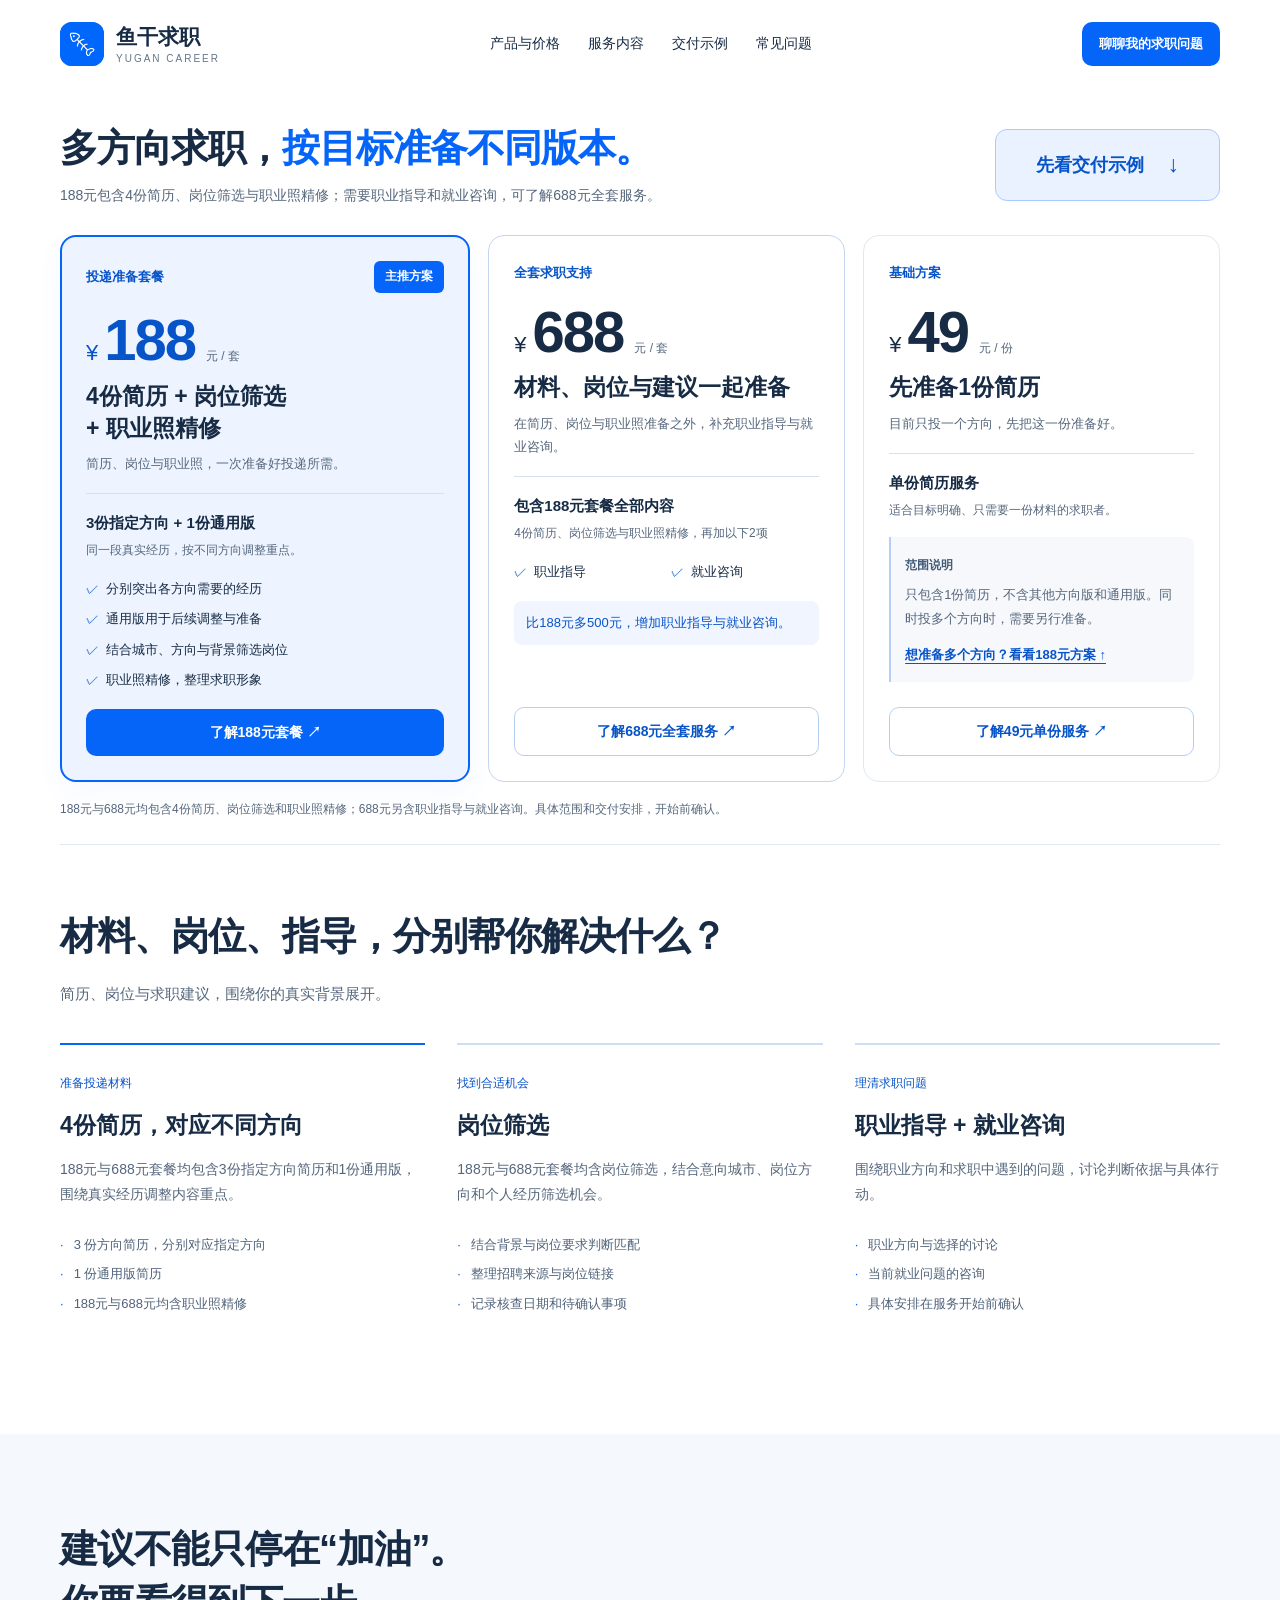
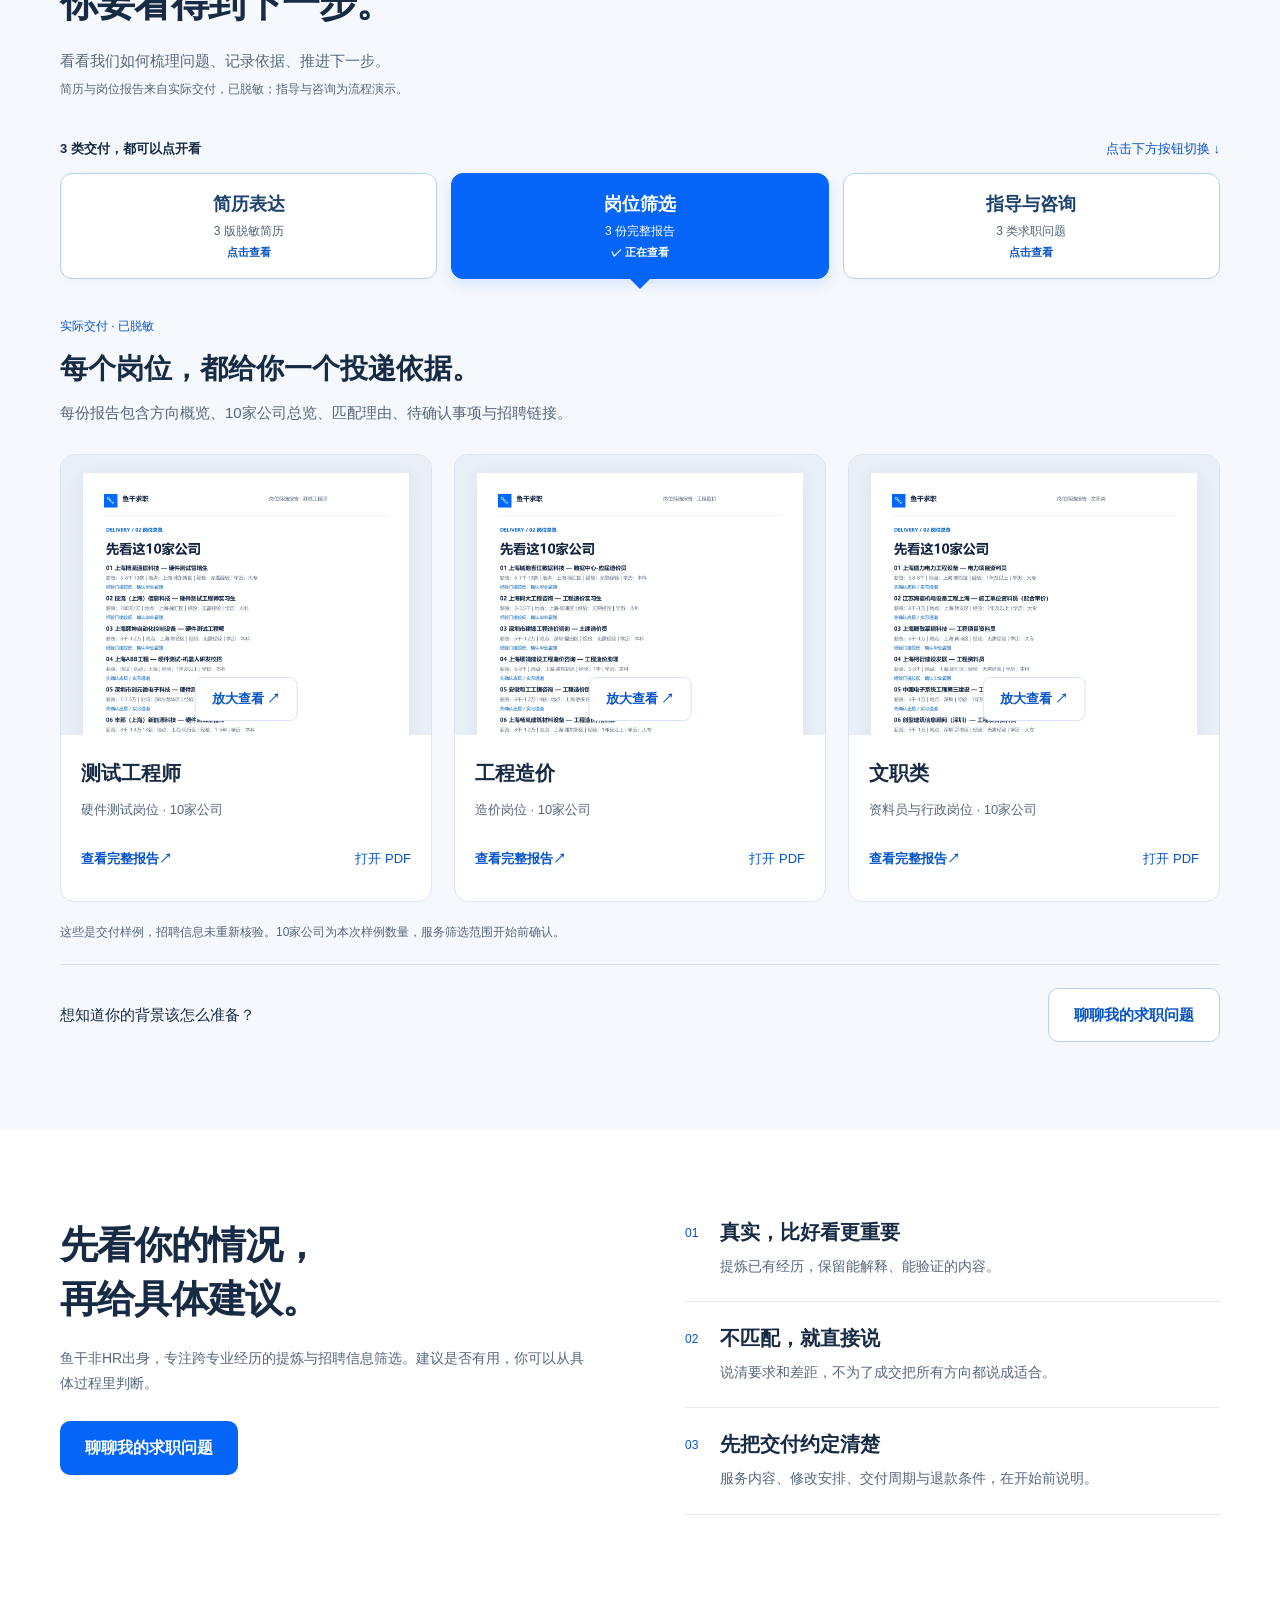
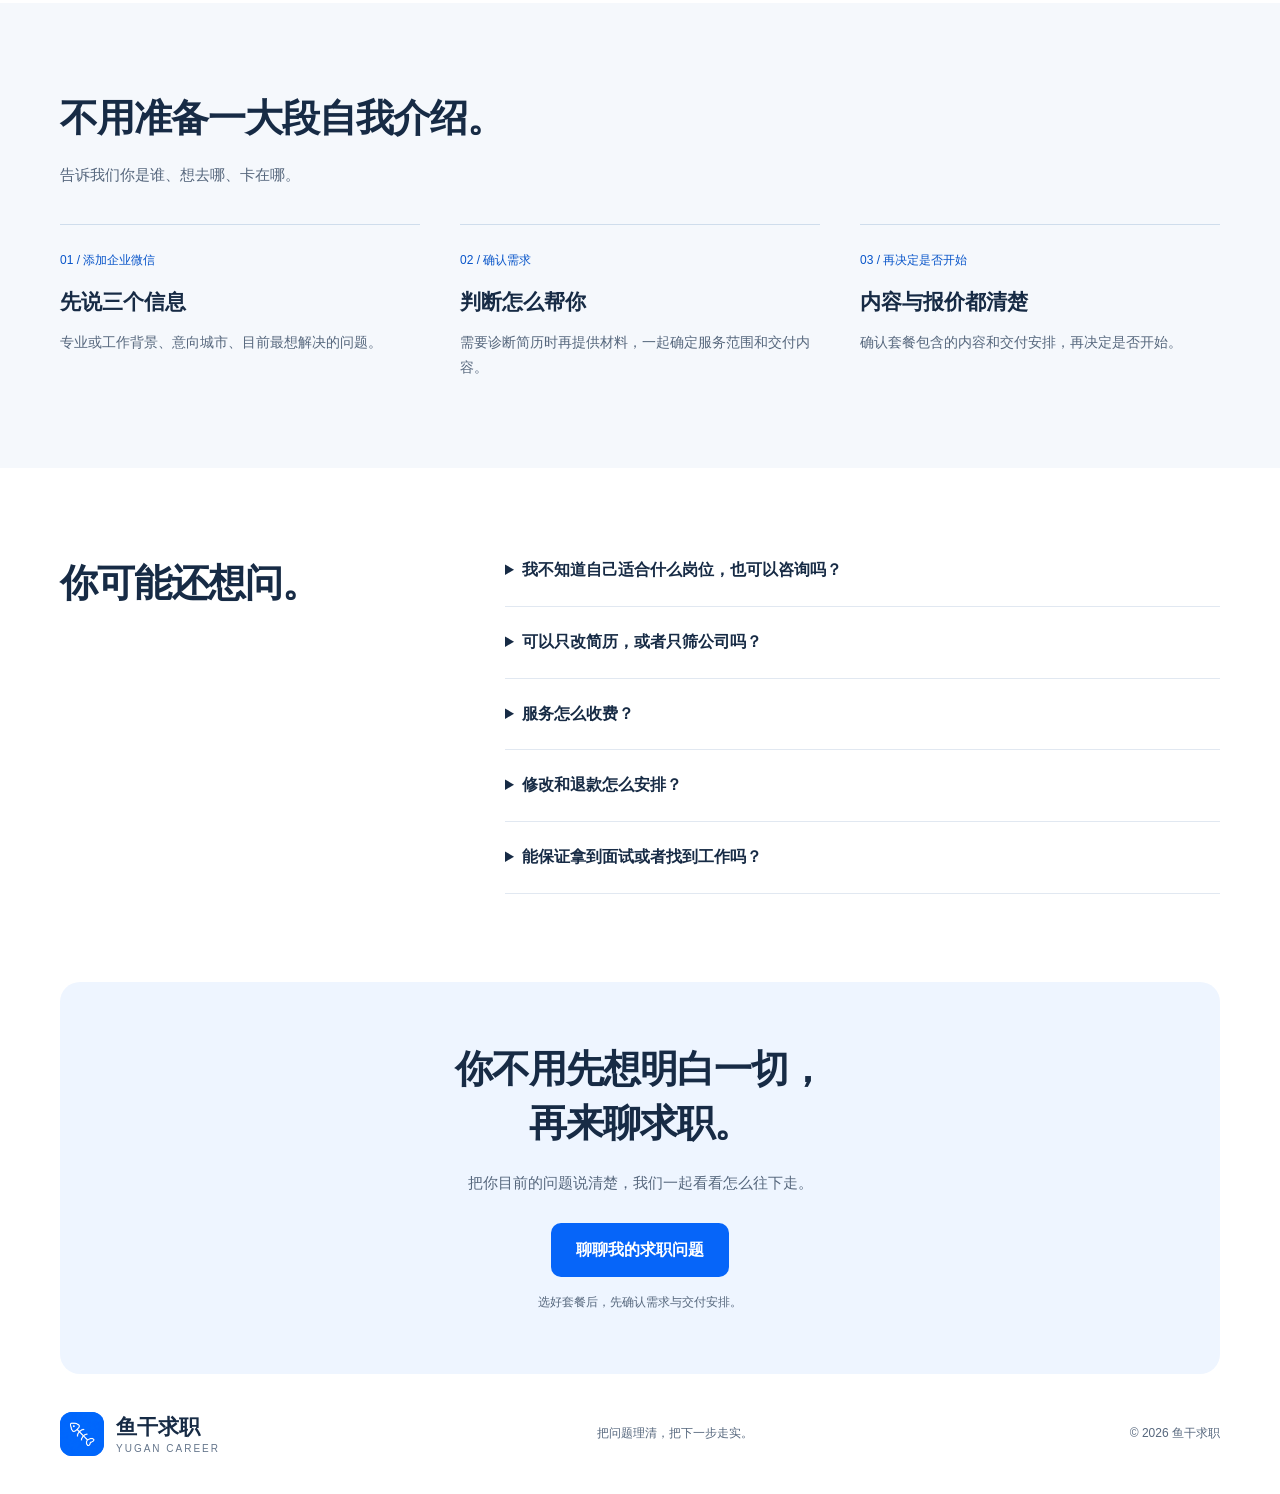
<file: index.html>
<!doctype html>
<html lang="zh-CN">
<head>
<meta charset="UTF-8"><meta name="viewport" content="width=device-width,initial-scale=1">
<title>鱼干求职｜188元简历、岗位筛选与职业照精修</title>
<meta name="description" content="188元套餐包含4份简历（3份指定方向加1份通用版）、岗位筛选与职业照精修。688元全套另含职业指导与就业咨询；单份简历49元。">
<meta name="theme-color" content="#0665f9">
<link rel="icon" type="image/png" href="yugan-logo-v9.png">
<link rel="stylesheet" href="style.css?v=pricing188-10">
</head>
<body>
<header class="header"><a class="brand" href="#"><img class="brand-mark" src="yugan-logo-v9.png" alt="鱼干鱼骨标识" width="48" height="48"><span>鱼干求职<small>YUGAN CAREER</small></span></a><nav aria-label="主导航"><a href="#products">产品与价格</a><a href="#services">服务内容</a><a href="#delivery">交付示例</a><a href="#questions">常见问题</a></nav><button class="button small" data-contact>聊聊我的求职问题</button></header>
<main>
<section class="product-hero" id="products" aria-labelledby="product-title">
<div class="product-heading"><div><h1 id="product-title">多方向求职，<span>按目标准备不同版本。</span></h1><p>188元包含4份简历、岗位筛选与职业照精修；需要职业指导和就业咨询，可了解688元全套服务。</p></div><a href="#delivery" class="delivery-cta"><span>先看交付示例</span><span aria-hidden="true">↓</span></a></div>
<div class="pricing-grid">
<article class="price-card resume-plan recommended-plan" id="plan-resume" aria-labelledby="resume-plan-title"><div class="plan-head"><span class="plan-tag">投递准备套餐</span><span class="recommend-label">主推方案</span></div><div class="plan-price"><span>¥</span><strong>188</strong><span>元 / 套</span></div><h2 id="resume-plan-title">4份简历 + 岗位筛选<br>+ 职业照精修</h2><p class="plan-summary">简历、岗位与职业照，一次准备好投递所需。</p><div class="resume-bundle"><strong>3份指定方向 + 1份通用版</strong><span>同一段真实经历，按不同方向调整重点。</span></div><ul class="plan-includes resume-benefits"><li>分别突出各方向需要的经历</li><li>通用版用于后续调整与准备</li><li>结合城市、方向与背景筛选岗位</li><li>职业照精修，整理求职形象</li></ul><button class="button" data-contact data-plan="4份简历＋岗位筛选＋职业照精修 · 188元">了解188元套餐 ↗</button></article>
<article class="price-card complete-plan" id="plan-full" aria-labelledby="full-plan-title"><div class="plan-head"><span class="plan-tag">全套求职支持</span></div><div class="plan-price"><span>¥</span><strong>688</strong><span>元 / 套</span></div><h2 id="full-plan-title">材料、岗位与建议一起准备</h2><p class="plan-summary">在简历、岗位与职业照准备之外，补充职业指导与就业咨询。</p><div class="resume-bundle"><strong>包含188元套餐全部内容</strong><span>4份简历、岗位筛选与职业照精修，再加以下2项</span></div><ul class="plan-includes"><li>职业指导</li><li>就业咨询</li></ul><p class="upgrade-value">比188元多500元，增加职业指导与就业咨询。</p><button class="button secondary" data-contact data-plan="求职全套服务 · 688元">了解688元全套服务 ↗</button></article>
<article class="price-card single-plan" id="plan-single" aria-labelledby="single-plan-title"><div class="plan-head"><span class="plan-tag">基础方案</span></div><div class="plan-price"><span>¥</span><strong>49</strong><span>元 / 份</span></div><h2 id="single-plan-title">先准备1份简历</h2><p class="plan-summary">目前只投一个方向，先把这一份准备好。</p><div class="resume-bundle"><strong>单份简历服务</strong><span>适合目标明确、只需要一份材料的求职者。</span></div><div class="plan-limit"><strong>范围说明</strong><p>只包含1份简历，不含其他方向版和通用版。同时投多个方向时，需要另行准备。</p><a href="#plan-resume">想准备多个方向？看看188元方案 ↑</a></div><button class="button secondary" data-contact data-plan="单份简历服务 · 49元">了解49元单份服务 ↗</button></article>
</div><p class="pricing-note">188元与688元均包含4份简历、岗位筛选和职业照精修；688元另含职业指导与就业咨询。具体范围和交付安排，开始前确认。</p>
</section>
<section class="section services" id="services"><div class="section-head"><h2>材料、岗位、指导，分别帮你解决什么？</h2><p>简历、岗位与求职建议，围绕你的真实背景展开。</p></div><div class="service-grid"><article class="service-card"><span class="service-label">准备投递材料</span><h3>4份简历，对应不同方向</h3><p>188元与688元套餐均包含3份指定方向简历和1份通用版，围绕真实经历调整内容重点。</p><ul><li>3 份方向简历，分别对应指定方向</li><li>1 份通用版简历</li><li>188元与688元均含职业照精修</li></ul></article><article class="service-card"><span class="service-label">找到合适机会</span><h3>岗位筛选</h3><p>188元与688元套餐均含岗位筛选，结合意向城市、岗位方向和个人经历筛选机会。</p><ul><li>结合背景与岗位要求判断匹配</li><li>整理招聘来源与岗位链接</li><li>记录核查日期和待确认事项</li></ul></article><article class="service-card"><span class="service-label">理清求职问题</span><h3>职业指导 + 就业咨询</h3><p>围绕职业方向和求职中遇到的问题，讨论判断依据与具体行动。</p><ul><li>职业方向与选择的讨论</li><li>当前就业问题的咨询</li><li>具体安排在服务开始前确认</li></ul></article></div></section>
<section class="delivery-section" id="delivery"><div class="section delivery-inner"><div class="section-head"><div><h2>建议不能只停在“加油”。<br>你要看得到下一步。</h2></div><p>看看我们如何梳理问题、记录依据、推进下一步。<br><small>简历与岗位报告来自实际交付，已脱敏；指导与咨询为流程演示。</small></p></div><div class="delivery-navigation"><p class="delivery-switch-hint"><strong>3 类交付，都可以点开看</strong><span>点击下方按钮切换 ↓</span></p><div class="delivery-tabs" role="tablist" aria-label="交付示例分类"><button id="tab-resume" role="tab" aria-selected="false" tabindex="-1" aria-controls="panel-resume" data-tab="resume"><span class="delivery-tab-title">简历表达</span><span class="delivery-tab-description">3 版脱敏简历</span></button><button id="tab-jobs" role="tab" aria-selected="true" tabindex="0" aria-controls="panel-jobs" data-tab="jobs"><span class="delivery-tab-title">岗位筛选</span><span class="delivery-tab-description">3 份完整报告</span></button><button id="tab-follow" role="tab" aria-selected="false" tabindex="-1" aria-controls="panel-follow" data-tab="follow"><span class="delivery-tab-title">指导与咨询</span><span class="delivery-tab-description">3 类求职问题</span></button></div></div><div id="panel-resume" class="delivery-panel sample-panel" role="tabpanel" aria-labelledby="tab-resume" hidden><div class="sample-intro"><span class="mini-label">实际交付 · 已脱敏</span><h3>同一段经历，围绕不同方向展开。</h3><p>以下展示三份方向版简历。通用版也是4份简历服务的一部分，本次样例未展示。</p></div><div class="sample-grid"><article class="sample-card"><button class="sample-preview" data-sample="resume-1" aria-label="放大查看工程造价 · 简历"><img src="resume-1-1.webp" alt="工程造价 · 简历脱敏页面预览" loading="lazy" width="1191" height="1684"><span>放大查看 ↗</span></button><div class="sample-card-copy"><h4>工程造价</h4><p>突出算量、资料与招投标经历</p><div class="sample-actions"><button data-sample="resume-1">查看简历 <span aria-hidden="true">↗</span></button><a href="resume-1.pdf" target="_blank" rel="noopener">打开 PDF</a></div></div></article><article class="sample-card"><button class="sample-preview" data-sample="resume-2" aria-label="放大查看测试工程师 · 简历"><img src="resume-2-1.webp" alt="测试工程师 · 简历脱敏页面预览" loading="lazy" width="1191" height="1684"><span>放大查看 ↗</span></button><div class="sample-card-copy"><h4>测试工程师</h4><p>突出硬件测试与系统调试经历</p><div class="sample-actions"><button data-sample="resume-2">查看简历 <span aria-hidden="true">↗</span></button><a href="resume-2.pdf" target="_blank" rel="noopener">打开 PDF</a></div></div></article><article class="sample-card"><button class="sample-preview" data-sample="resume-3" aria-label="放大查看电气工程师 · 简历"><img src="resume-3-1.webp" alt="电气工程师 · 简历脱敏页面预览" loading="lazy" width="1191" height="1684"><span>放大查看 ↗</span></button><div class="sample-card-copy"><h4>电气工程师</h4><p>突出电气控制与自动化项目</p><div class="sample-actions"><button data-sample="resume-3">查看简历 <span aria-hidden="true">↗</span></button><a href="resume-3.pdf" target="_blank" rel="noopener">打开 PDF</a></div></div></article></div><p class="sample-note">姓名、联系方式、照片及学校、单位名称已隐藏，保留经历正文供你查看。</p><div class="sample-consult"><span>想知道你的背景该怎么准备？</span><button class="button secondary" data-contact>聊聊我的求职问题</button></div></div><div id="panel-jobs" class="delivery-panel sample-panel" role="tabpanel" aria-labelledby="tab-jobs"><div class="sample-intro"><span class="mini-label">实际交付 · 已脱敏</span><h3>每个岗位，都给你一个投递依据。</h3><p>每份报告包含方向概览、10家公司总览、匹配理由、待确认事项与招聘链接。</p></div><div class="sample-grid"><article class="sample-card"><button class="sample-preview" data-sample="jobs-1" aria-label="放大查看测试工程师 · 岗位筛选报告"><img src="jobs-1-2.webp" alt="测试工程师 · 岗位筛选报告脱敏页面预览" loading="lazy" width="1191" height="1684"><span>放大查看 ↗</span></button><div class="sample-card-copy"><h4>测试工程师</h4><p>硬件测试岗位 · 10家公司</p><div class="sample-actions"><button data-sample="jobs-1">查看完整报告 <span aria-hidden="true">↗</span></button><a href="jobs-1.pdf" target="_blank" rel="noopener">打开 PDF</a></div></div></article><article class="sample-card"><button class="sample-preview" data-sample="jobs-2" aria-label="放大查看工程造价 · 岗位筛选报告"><img src="jobs-2-2.webp" alt="工程造价 · 岗位筛选报告脱敏页面预览" loading="lazy" width="1191" height="1684"><span>放大查看 ↗</span></button><div class="sample-card-copy"><h4>工程造价</h4><p>造价岗位 · 10家公司</p><div class="sample-actions"><button data-sample="jobs-2">查看完整报告 <span aria-hidden="true">↗</span></button><a href="jobs-2.pdf" target="_blank" rel="noopener">打开 PDF</a></div></div></article><article class="sample-card"><button class="sample-preview" data-sample="jobs-3" aria-label="放大查看文职类 · 岗位筛选报告"><img src="jobs-3-2.webp" alt="文职类 · 岗位筛选报告脱敏页面预览" loading="lazy" width="1191" height="1684"><span>放大查看 ↗</span></button><div class="sample-card-copy"><h4>文职类</h4><p>资料员与行政岗位 · 10家公司</p><div class="sample-actions"><button data-sample="jobs-3">查看完整报告 <span aria-hidden="true">↗</span></button><a href="jobs-3.pdf" target="_blank" rel="noopener">打开 PDF</a></div></div></article></div><p class="sample-note">这些是交付样例，招聘信息未重新核验。10家公司为本次样例数量，服务筛选范围开始前确认。</p><div class="sample-consult"><span>想知道你的背景该怎么准备？</span><button class="button secondary" data-contact>聊聊我的求职问题</button></div></div><div id="panel-follow" class="delivery-panel consultation-panel" role="tabpanel" aria-labelledby="tab-follow" hidden>
<div class="sample-intro"><span class="mini-label">职业指导 + 就业咨询 · 内容与流程演示</span><h3>你卡在哪，我们就从哪一步理清。</h3><p>方向没定、投递没反馈、机会不会选。把问题拆开，结合你的经历和实际限制，讨论下一步怎么做。</p></div>
<div class="consult-topics">
<article><span class="consult-number">01 / 方向判断</span><h4>“我的经历，到底能找什么工作？”</h4><p>专业不对口、想转行，或几个方向都想尝试。</p><details open><summary>具体会讨论什么</summary><ul><li>从课程、项目和实习中找可迁移的能力。</li><li>对照目标岗位，区分已有优势与需要补的要求。</li><li>结合城市、薪资预期和时间安排，排出尝试顺序。</li></ul><div class="consult-result"><strong>让你更清楚</strong><span>先试哪个方向，理由是什么，哪些条件还需要验证。</span></div></details></article>
<article><span class="consult-number">02 / 投递判断</span><h4>“投了不少，为什么一直没反馈？”</h4><p>先看投递记录，再判断问题出在哪一步。</p><details><summary>具体会讨论什么</summary><ul><li>投的岗位是否符合毕业届别、经验和专业要求。</li><li>使用的简历版本，是否能支撑岗位的关键要求。</li><li>反馈停在投递、沟通还是面试环节，分别怎么调整。</li></ul><div class="consult-result"><strong>让你更清楚</strong><span>下一轮优先调整方向、材料，还是投递方式。</span></div></details></article>
<article><span class="consult-number">03 / 机会选择</span><h4>“回老家还是去大城市？这份工作值不值得去？”</h4><p>把具体机会摊开，看你在意的条件。</p><details><summary>具体会讨论什么</summary><ul><li>比较工作内容、薪资、生活成本与通勤。</li><li>看岗位能积累哪些经验，是否接近你的后续方向。</li><li>列出招聘信息里没说清、需要向企业确认的问题。</li></ul><div class="consult-result"><strong>让你更清楚</strong><span>选择依据、主要取舍，以及做决定前还缺哪些信息。</span></div></details></article>
</div>
<div class="consult-example"><div class="consult-example-heading"><span class="mini-label">一次讨论如何展开</span><h4>“测试、造价、文职，三个方向都能投吗？”</h4><p>场景演示，展示分析思路；并非真实客户咨询记录。</p></div><div class="consult-example-body"><dl><div><dt>先看经历</dt><dd>有哪些测试、工程资料、算量或办公经历？分别做到什么程度？</dd></div><div><dt>再对照岗位</dt><dd>测试岗看技术与实操，造价岗看算量与清单，资料岗看归档与台账。经历能对上的部分各不相同。</dd></div><div><dt>补齐限制条件</dt><dd>能去哪个城市？何时到岗？最低薪资预期是多少？能否接受驻场？</dd></div><div><dt>确定下一步</dt><dd>选出优先尝试的方向，用对应简历投符合门槛的岗位；记录反馈后，再讨论是否调整。</dd></div></dl><div class="consult-takeaway"><strong>把“我很迷茫”变成一个具体任务。</strong><span>先确认目标岗位的应届通道，再准备对应材料和投递问题。</span></div></div></div>
<div class="consult-preparation"><div><span class="mini-label">不用先把一切想明白</span><h4>咨询前，带来这三类信息就够了。</h4><p>不需要完整材料才能开始聊，先说明你当前最困扰的问题。</p></div><ol><li><strong>你的背景</strong><span>专业、毕业时间、工作或实习经历。</span></li><li><strong>你的条件</strong><span>意向城市、岗位、薪资预期与到岗时间。</span></li><li><strong>你遇到的问题</strong><span>投递记录、招聘页面或正在比较的机会，有的话一起提供。</span></li></ol></div>
<p class="sample-note">以上展示可讨论的问题与分析方式。具体指导与咨询范围、次数、响应时间和交付形式，服务开始前确认；建议结合实际情况，不承诺保面试或保录用。</p><div class="sample-consult"><span>把你当前最想解决的一个问题告诉我们。</span><button class="button secondary" data-contact>聊聊我的求职问题</button></div>
</div></div></section>
<section class="section approach"><div class="approach-statement"><h2>先看你的情况，<br>再给具体建议。</h2><p>鱼干非HR出身，专注跨专业经历的提炼与招聘信息筛选。建议是否有用，你可以从具体过程里判断。</p><button class="button" data-contact>聊聊我的求职问题</button></div><div class="principles"><article><span>01</span><div><h3>真实，比好看更重要</h3><p>提炼已有经历，保留能解释、能验证的内容。</p></div></article><article><span>02</span><div><h3>不匹配，就直接说</h3><p>说清要求和差距，不为了成交把所有方向都说成适合。</p></div></article><article><span>03</span><div><h3>先把交付约定清楚</h3><p>服务内容、修改安排、交付周期与退款条件，在开始前说明。</p></div></article></div></section>
<section class="process-section"><div class="section"><div class="section-head"><div><h2>不用准备一大段自我介绍。</h2></div><p>告诉我们你是谁、想去哪、卡在哪。</p></div><div class="process-grid"><article><span>01 / 添加企业微信</span><h3>先说三个信息</h3><p>专业或工作背景、意向城市、目前最想解决的问题。</p></article><article><span>02 / 确认需求</span><h3>判断怎么帮你</h3><p>需要诊断简历时再提供材料，一起确定服务范围和交付内容。</p></article><article><span>03 / 再决定是否开始</span><h3>内容与报价都清楚</h3><p>确认套餐包含的内容和交付安排，再决定是否开始。</p></article></div></div></section>
<section class="section faq" id="questions"><div><h2>你可能还想问。</h2></div><div class="faq-list"><details><summary>我不知道自己适合什么岗位，也可以咨询吗？</summary><p>可以。先说明你的专业、经历和限制条件，我们会讨论可尝试的方向及判断依据，再确定是否适合进一步服务。</p></details><details><summary>可以只改简历，或者只筛公司吗？</summary><p>只需要一份简历，可选择49元单份服务。188元包含4份简历、岗位筛选与职业照精修，688元在此基础上增加职业指导与就业咨询；如需单独筛选岗位，先咨询具体安排。</p></details><details><summary>服务怎么收费？</summary><p>全套服务688元，包含4份简历、岗位筛选、职业照精修、职业指导与就业咨询。188元套餐包含指定3个方向的简历和1份通用版，共4份，并含岗位筛选与职业照精修。单份简历49元。</p></details><details><summary>修改和退款怎么安排？</summary><p>简历服务支持定稿前修改、不满意全额退款。全套服务各项交付的修改与退款安排，会在购买前说明。</p></details><details><summary>能保证拿到面试或者找到工作吗？</summary><p>不能保证。我们负责约定的材料、筛选和指导交付，面试与录用由企业及求职实际情况共同决定。</p></details></div></section>
<section class="closing"><h2>你不用先想明白一切，<br>再来聊求职。</h2><p>把你目前的问题说清楚，我们一起看看怎么往下走。</p><button class="button orange" data-contact>聊聊我的求职问题</button><small>选好套餐后，先确认需求与交付安排。</small></section>
</main><footer><a class="brand" href="#"><img class="brand-mark" src="yugan-logo-v9.png" alt="鱼干鱼骨标识" width="48" height="48"><span>鱼干求职<small>YUGAN CAREER</small></span></a><p>把问题理清，把下一步走实。</p><span>© 2026 鱼干求职</span></footer>
<div class="mobile-bar"><div><strong id="sticky-plan">投递准备套餐 · 188元</strong><span id="sticky-detail">简历＋岗位筛选＋职业照</span></div><button class="button orange" data-contact data-plan="4份简历＋岗位筛选＋职业照精修 · 188元">了解188元方案</button></div>
<dialog id="contact-dialog" aria-labelledby="contact-title"><button class="close-dialog" aria-label="关闭咨询窗口">×</button><h2 id="contact-title">聊聊你的服务需求。</h2><p id="selected-plan" hidden></p><button type="button" id="copy-consultation" class="copy-consultation" hidden>复制套餐与咨询说明</button><p id="copy-feedback" class="copy-feedback" role="status"></p><ol class="contact-prompts"><li>你的专业或工作背景</li><li>想去的城市与岗位方向</li><li>当前最想解决的问题</li></ol><div id="contact-ready" hidden><img id="contact-qr" alt="鱼干求职企业微信添加二维码" hidden><a id="contact-link" class="button" target="_blank" rel="noopener noreferrer">打开企业微信添加入口</a><p>手机上可按入口提示添加，或长按保存二维码后在微信中识别。</p></div><div id="contact-unavailable"><strong>企业微信咨询入口尚未开放</strong><p>企业微信添加入口准备中，开放后即可在这里联系咨询。</p></div></dialog>
<dialog id="sample-dialog" aria-labelledby="sample-title"><div class="sample-viewer-head"><div><span class="mini-label">脱敏交付样例</span><h2 id="sample-title"></h2></div><button id="sample-close" aria-label="关闭样例预览">×</button></div><div class="sample-viewer-controls"><button id="sample-prev" aria-label="上一页">← 上一页</button><span id="sample-page" aria-live="polite"></span><button id="sample-next" aria-label="下一页">下一页 →</button></div><div class="sample-viewer-scroll"><img id="sample-image" alt="" width="1191" height="1684"></div><div class="sample-viewer-foot"><a id="sample-original" target="_blank" rel="noopener">打开高清图放大</a><a id="sample-pdf" target="_blank" rel="noopener">打开完整 PDF ↗</a></div></dialog>
<script src="contact-config.js"></script><script src="script.js?v=pricing688-1"></script>
</body></html>
</file>
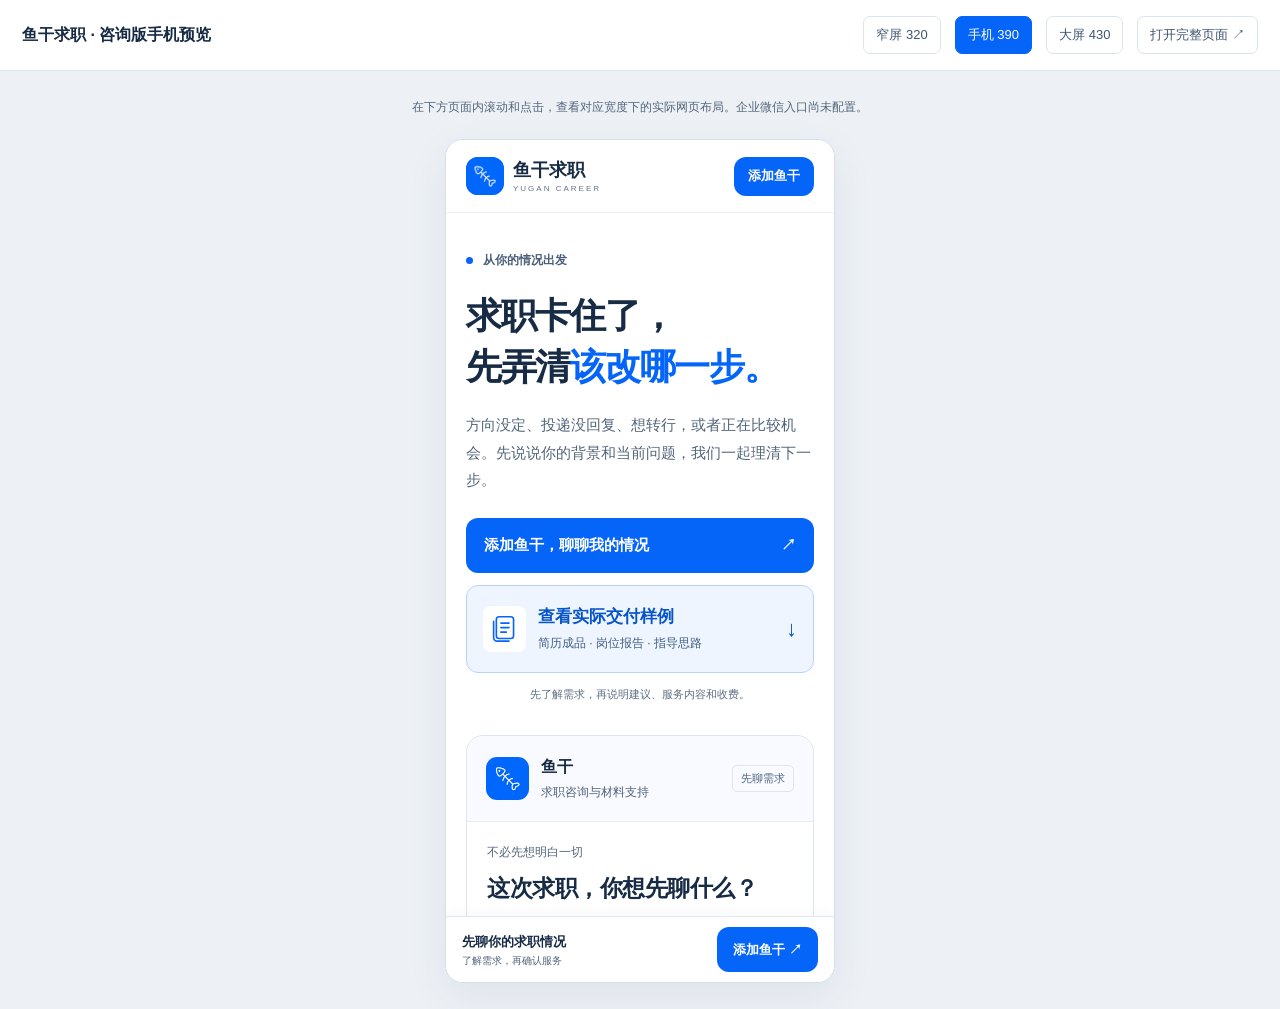
<file: consult-preview.html>
<!doctype html><html lang="zh-CN"><head><meta charset="utf-8"><meta name="viewport" content="width=device-width,initial-scale=1"><title>鱼干咨询版 · 手机预览</title><style>
*{box-sizing:border-box}body{margin:0;background:#edf1f6;color:#172b45;font-family:'Microsoft YaHei',sans-serif}header{padding:16px 22px;background:white;border-bottom:1px solid #dfe6ee;display:flex;align-items:center;gap:14px;flex-wrap:wrap}h1{font-size:16px;margin:0 auto 0 0}button,a{font:inherit;font-size:13px;border:1px solid #dbe3ee;border-radius:7px;background:white;padding:9px 12px;color:#405570;cursor:pointer;text-decoration:none}button[aria-pressed=true]{background:#0665f9;color:white;border-color:#0665f9}main{padding:26px 12px}iframe{display:block;width:390px;max-width:100%;height:844px;margin:auto;border:1px solid #d5dee9;border-radius:18px;background:white;box-shadow:0 14px 40px #243c5414}p{font-size:12px;color:#53657a;text-align:center;line-height:1.8;margin:0 0 20px}:focus-visible{outline:3px solid #0665f9;outline-offset:3px}@media(max-width:500px){header{padding:13px}main{padding:16px 0}iframe{border-radius:0;border:0;height:85dvh}p{padding:0 15px}}
</style></head><body><header><h1>鱼干求职 · 咨询版手机预览</h1><button data-width="320" aria-pressed="false">窄屏 320</button><button data-width="390" aria-pressed="true">手机 390</button><button data-width="430" aria-pressed="false">大屏 430</button><a href="consult.html?v=sample-entry-2">打开完整页面 ↗</a></header><main><p>在下方页面内滚动和点击，查看对应宽度下的实际网页布局。企业微信入口尚未配置。</p><iframe title="咨询落地页手机尺寸预览" src="consult.html?v=sample-entry-2"></iframe></main><script>document.querySelectorAll('[data-width]').forEach(button=>button.addEventListener('click',()=>{document.querySelector('iframe').style.width=button.dataset.width+'px';document.querySelectorAll('[data-width]').forEach(item=>item.setAttribute('aria-pressed',String(item===button)));}));</script></body></html>
</file>
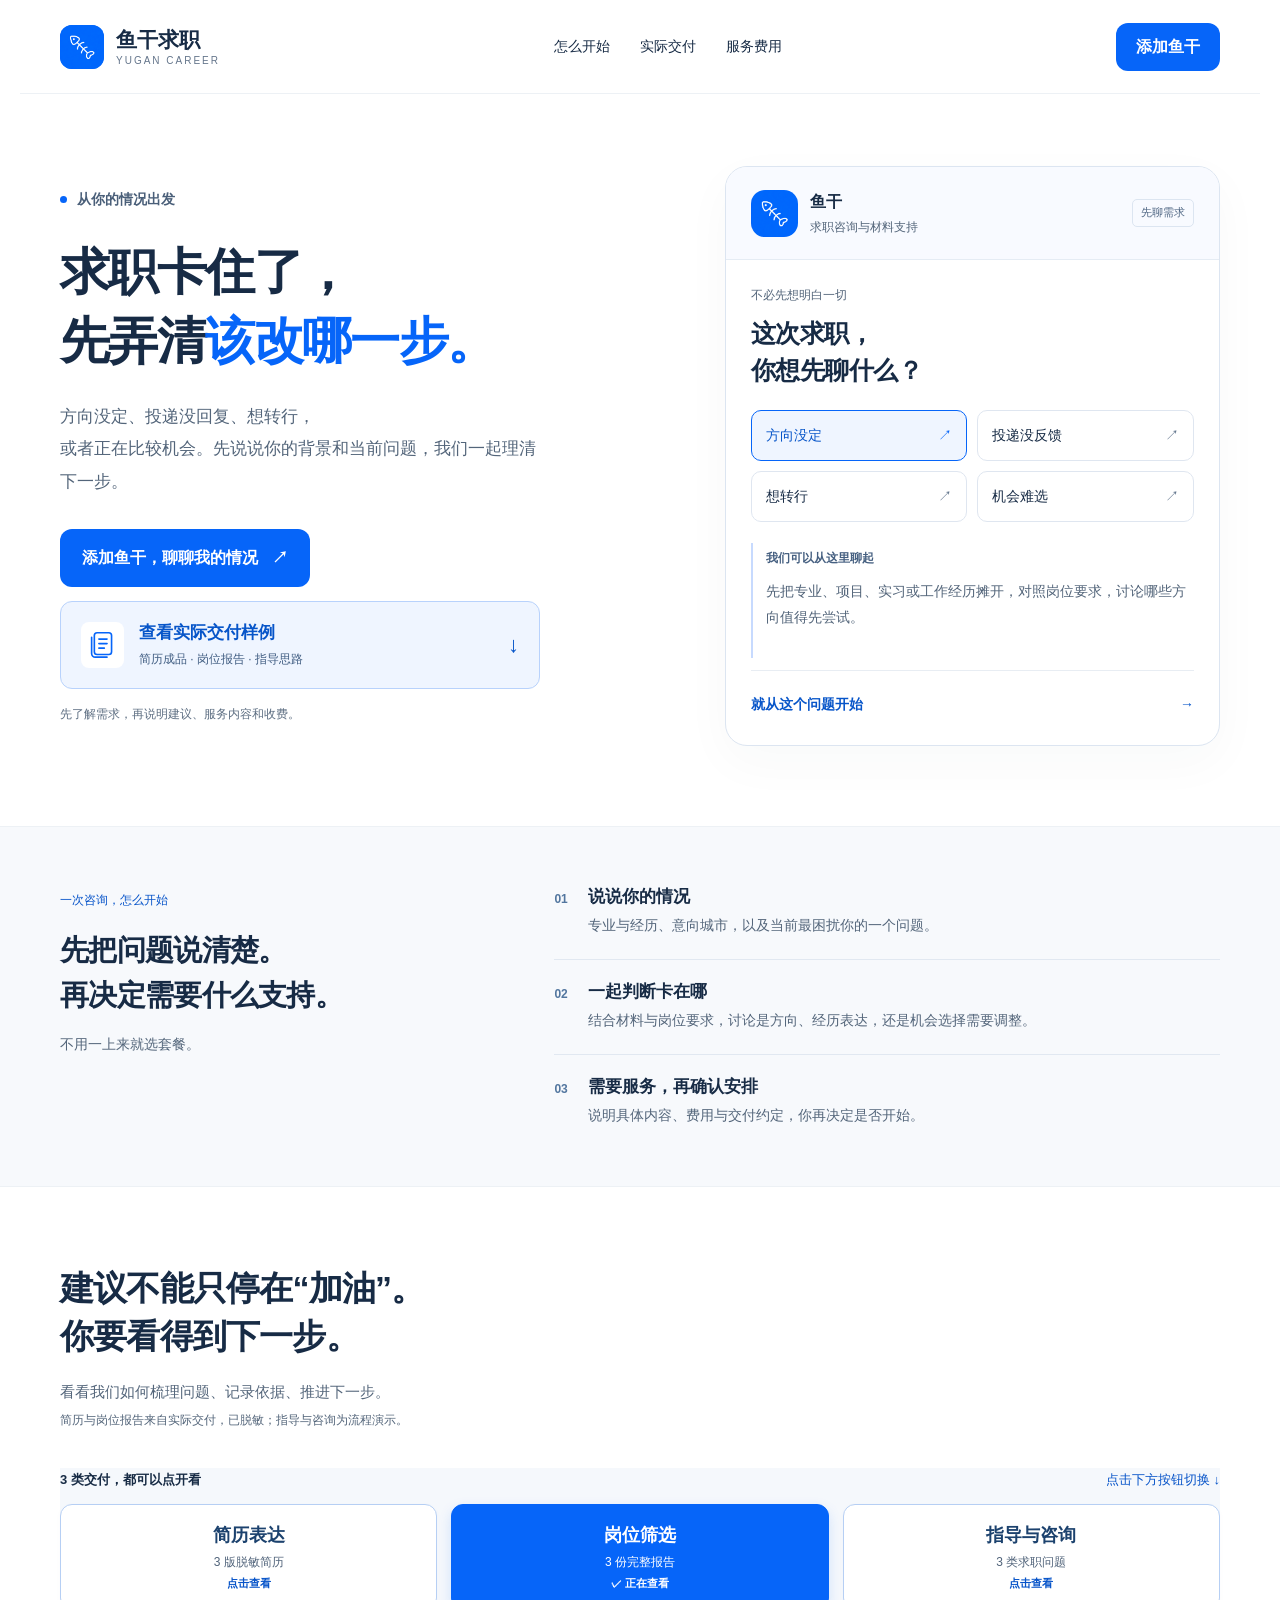
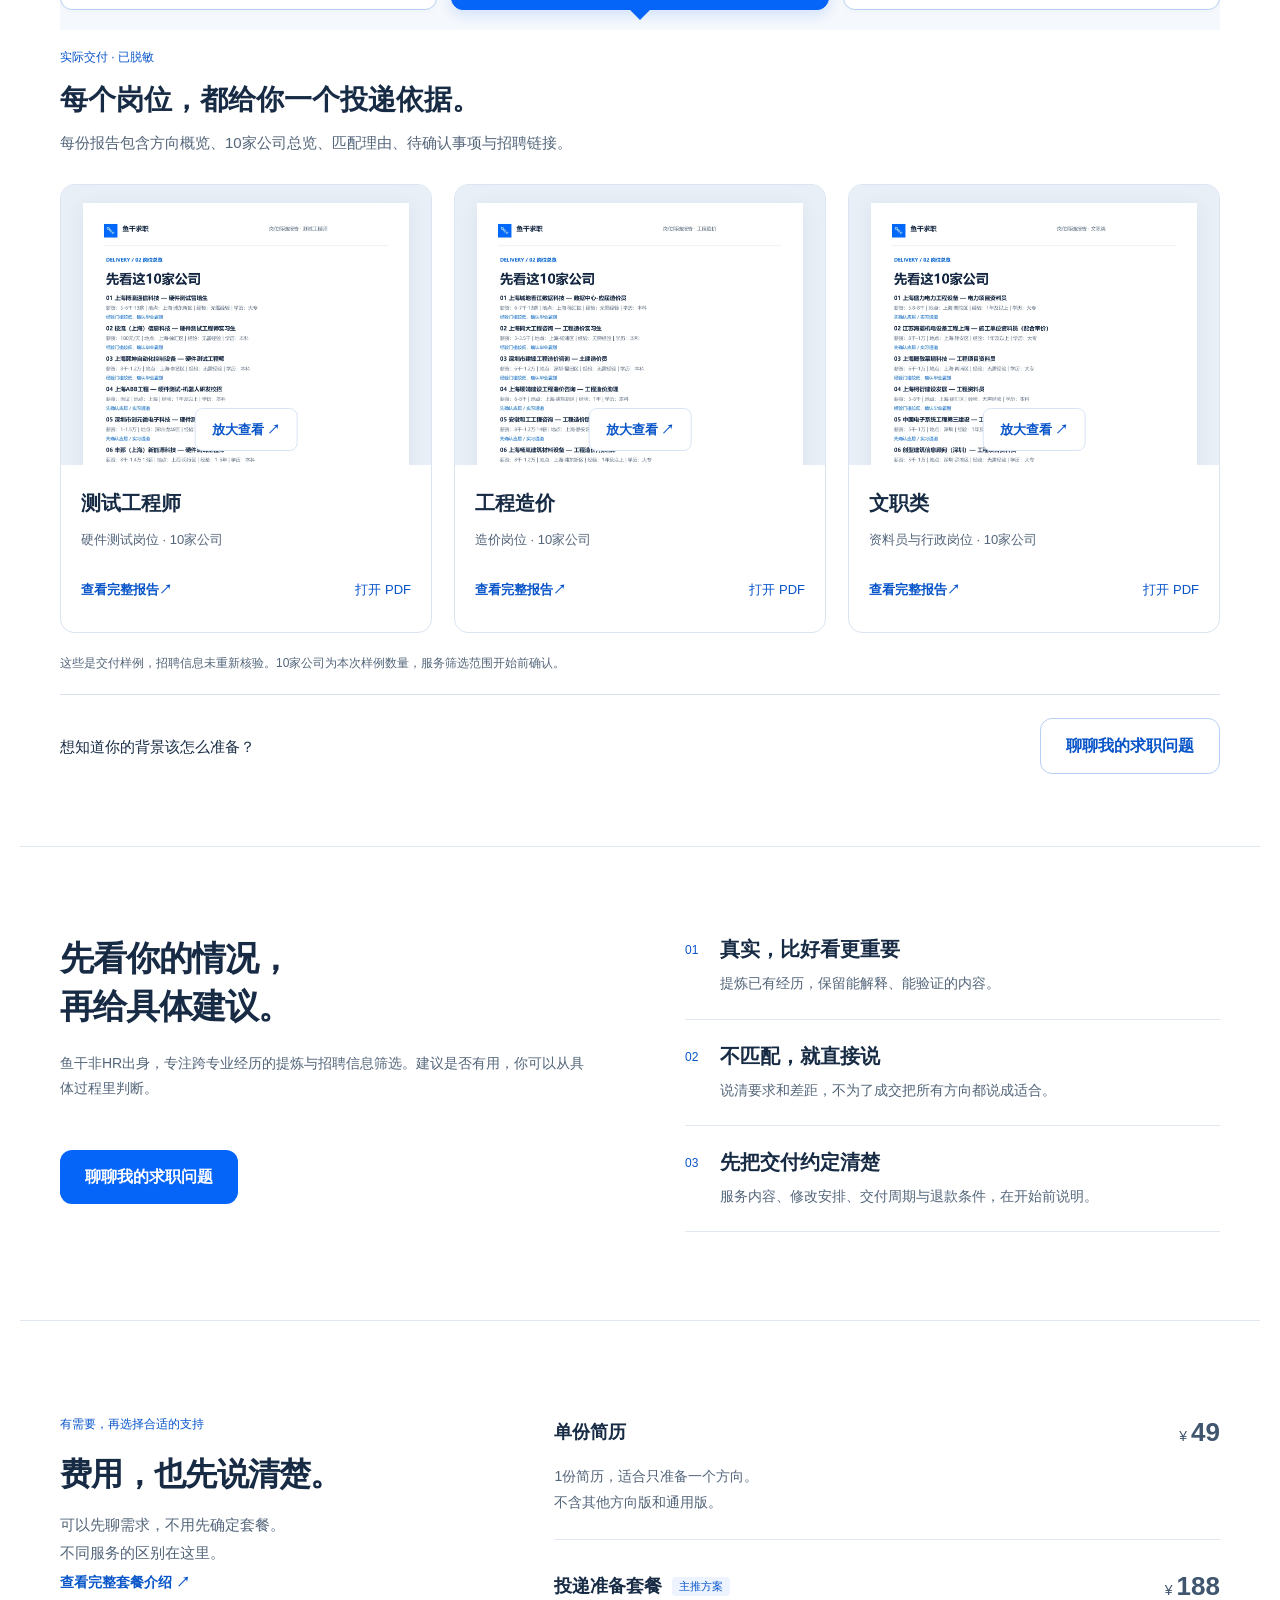
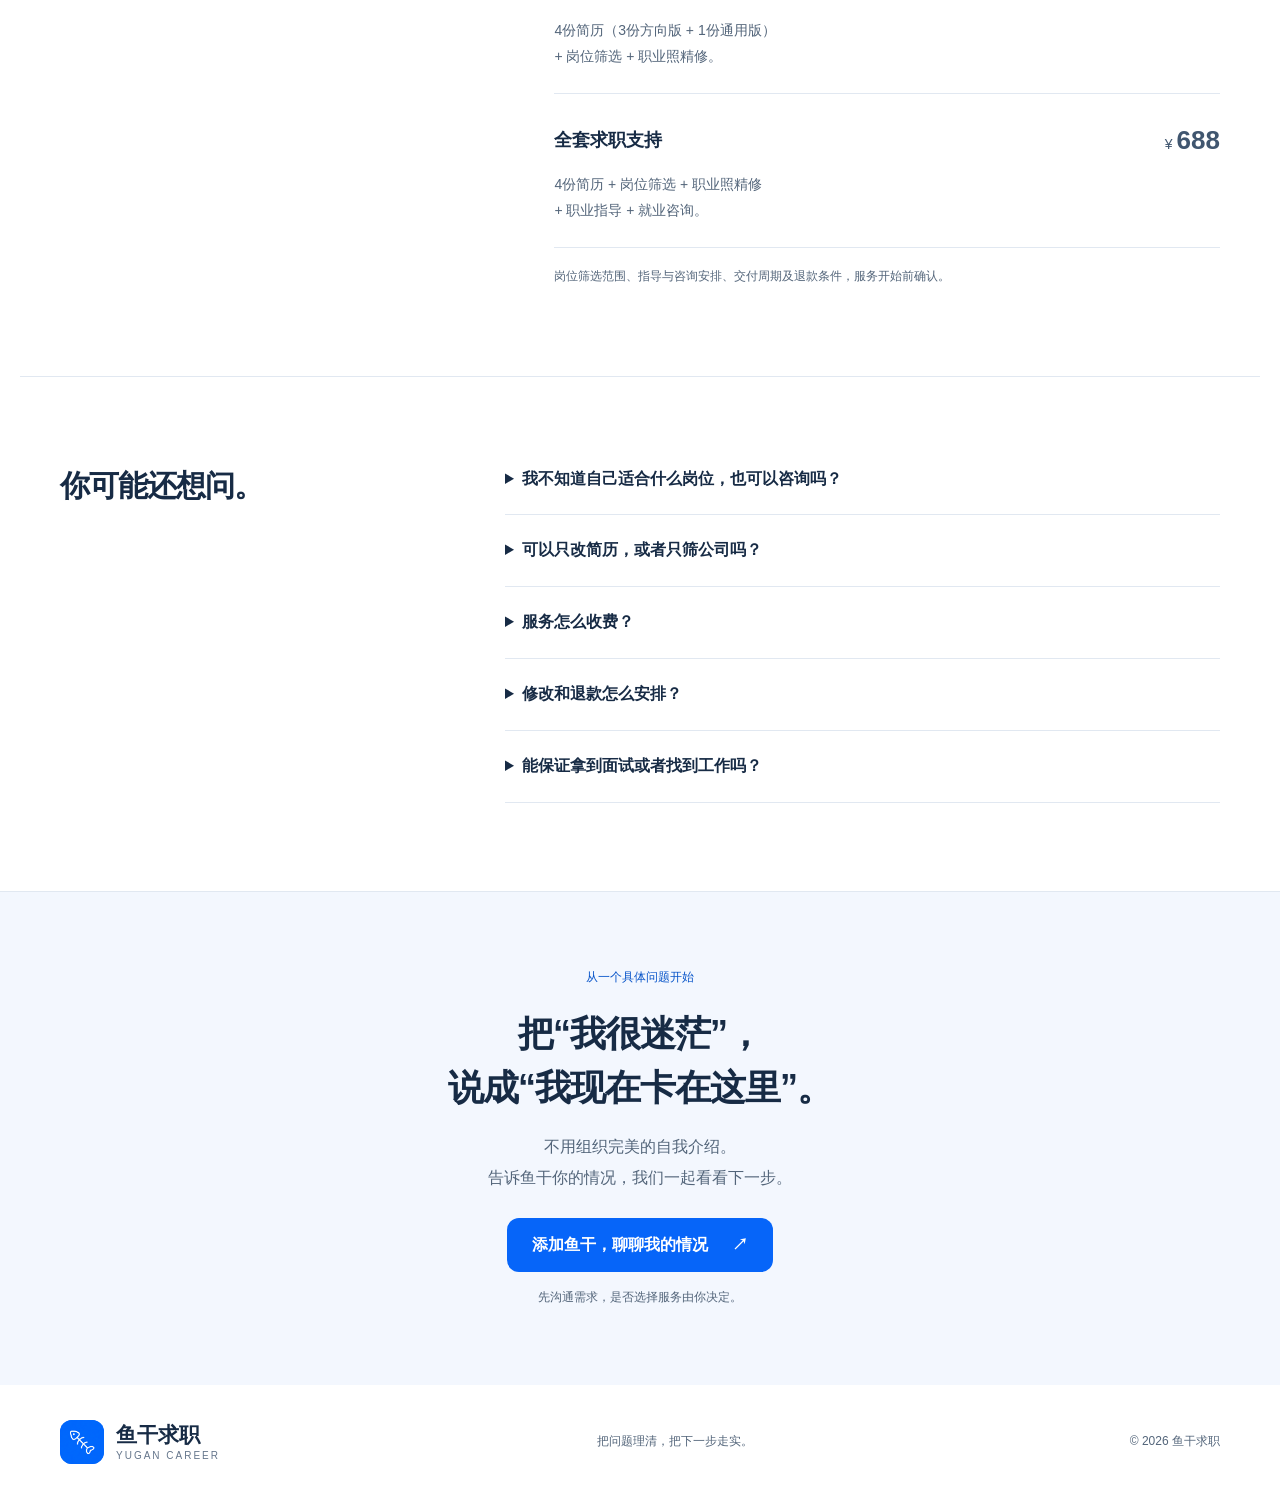
<file: consult.html>
<!doctype html>
<html lang="zh-CN"><head>
<meta charset="UTF-8"><meta name="viewport" content="width=device-width,initial-scale=1">
<title>鱼干求职｜先聊聊你的求职情况</title>
<meta name="description" content="方向没定、投递没反馈、想转行、机会难选。和鱼干一起理清求职问题，再确定需要的支持。">
<meta name="theme-color" content="#0665f9"><link rel="icon" href="yugan-logo-v9.png">
<link rel="stylesheet" href="style.css?v=pricing188-10"><link rel="stylesheet" href="consult.css?v=sample-entry-2">
</head><body class="consult-page">
<header class="header"><a class="brand" href="#top"><img class="brand-mark" src="yugan-logo-v9.png" alt="鱼干鱼骨标识" width="48" height="48"><span>鱼干求职<small>YUGAN CAREER</small></span></a><nav aria-label="主导航"><a href="#how">怎么开始</a><a href="#delivery">实际交付</a><a href="#fees">服务费用</a></nav><button class="button small" data-contact>添加鱼干</button></header>
<main>
<section class="consult-hero" id="top" aria-labelledby="hero-title">
<div class="hero-copy"><p class="hero-kicker"><span></span>从你的情况出发</p><h1 id="hero-title">求职卡住了，<br>先弄清<span>该改哪一步。</span></h1><p class="hero-description">方向没定、投递没回复、想转行，<br class="desktop-break">或者正在比较机会。先说说你的背景和当前问题，我们一起理清下一步。</p><div class="hero-actions"><button class="button" data-contact>添加鱼干，聊聊我的情况 <span aria-hidden="true">↗</span></button><a href="#delivery" class="hero-sample-entry"><span class="sample-entry-icon" aria-hidden="true"><svg viewBox="0 0 32 32" fill="none"><rect x="7" y="3" width="19" height="24" rx="3" stroke="currentColor" stroke-width="1.8"/><path d="M4 8v18a4 4 0 004 4h13M12 10h9M12 15h9M12 20h6" stroke="currentColor" stroke-width="1.8" stroke-linecap="round"/></svg></span><span class="sample-entry-copy"><strong>查看实际交付样例</strong><span>简历成品 · 岗位报告 · 指导思路</span></span><span class="sample-entry-arrow" aria-hidden="true">↓</span></a></div><p class="hero-footnote">先了解需求，再说明建议、服务内容和收费。</p></div>
<aside class="conversation" aria-labelledby="conversation-title"><div class="advisor"><img src="yugan-logo-v9.png" alt="" width="52" height="52"><div><strong>鱼干</strong><span>求职咨询与材料支持</span></div><span class="advisor-label">先聊需求</span></div><div class="conversation-body"><p class="conversation-label">不必先想明白一切</p><h2 id="conversation-title">这次求职，<br>你想先聊什么？</h2><div class="topic-options" role="group" aria-label="选择当前求职问题"><button data-topic="direction" aria-pressed="true"><span>方向没定</span><span aria-hidden="true">↗</span></button><button data-topic="feedback" aria-pressed="false"><span>投递没反馈</span><span aria-hidden="true">↗</span></button><button data-topic="change" aria-pressed="false"><span>想转行</span><span aria-hidden="true">↗</span></button><button data-topic="choice" aria-pressed="false"><span>机会难选</span><span aria-hidden="true">↗</span></button></div><div class="topic-response" aria-live="polite" aria-atomic="true"><span id="topic-label">我们可以从这里聊起</span><p id="topic-description">先把专业、项目、实习或工作经历摊开，对照岗位要求，讨论哪些方向值得先尝试。</p></div><button class="conversation-next" data-contact>就从这个问题开始 <span aria-hidden="true">→</span></button></div></aside>
</section>
<section class="how-section" id="how"><div class="how-inner"><div class="how-heading"><span class="mini-label">一次咨询，怎么开始</span><h2>先把问题说清楚。<br>再决定需要什么支持。</h2><p>不用一上来就选套餐。</p></div><ol class="consult-steps"><li><span class="step-index">01</span><div><h3>说说你的情况</h3><p>专业与经历、意向城市，以及当前最困扰你的一个问题。</p></div></li><li><span class="step-index">02</span><div><h3>一起判断卡在哪</h3><p>结合材料与岗位要求，讨论是方向、经历表达，还是机会选择需要调整。</p></div></li><li><span class="step-index">03</span><div><h3>需要服务，再确认安排</h3><p>说明具体内容、费用与交付约定，你再决定是否开始。</p></div></li></ol></div></section>
<section class="delivery-section" id="delivery"><div class="section delivery-inner"><div class="section-head"><div><h2>建议不能只停在“加油”。<br>你要看得到下一步。</h2></div><p>看看我们如何梳理问题、记录依据、推进下一步。<br><small>简历与岗位报告来自实际交付，已脱敏；指导与咨询为流程演示。</small></p></div><div class="delivery-navigation"><p class="delivery-switch-hint"><strong>3 类交付，都可以点开看</strong><span>点击下方按钮切换 ↓</span></p><div class="delivery-tabs" role="tablist" aria-label="交付示例分类"><button id="tab-resume" role="tab" aria-selected="false" tabindex="-1" aria-controls="panel-resume" data-tab="resume"><span class="delivery-tab-title">简历表达</span><span class="delivery-tab-description">3 版脱敏简历</span></button><button id="tab-jobs" role="tab" aria-selected="true" tabindex="0" aria-controls="panel-jobs" data-tab="jobs"><span class="delivery-tab-title">岗位筛选</span><span class="delivery-tab-description">3 份完整报告</span></button><button id="tab-follow" role="tab" aria-selected="false" tabindex="-1" aria-controls="panel-follow" data-tab="follow"><span class="delivery-tab-title">指导与咨询</span><span class="delivery-tab-description">3 类求职问题</span></button></div></div><div id="panel-resume" class="delivery-panel sample-panel" role="tabpanel" aria-labelledby="tab-resume" hidden><div class="sample-intro"><span class="mini-label">实际交付 · 已脱敏</span><h3>同一段经历，围绕不同方向展开。</h3><p>以下展示三份方向版简历。通用版也是4份简历服务的一部分，本次样例未展示。</p></div><div class="sample-grid"><article class="sample-card"><button class="sample-preview" data-sample="resume-1" aria-label="放大查看工程造价 · 简历"><img src="resume-1-1.webp" alt="工程造价 · 简历脱敏页面预览" loading="lazy" width="1191" height="1684"><span>放大查看 ↗</span></button><div class="sample-card-copy"><h4>工程造价</h4><p>突出算量、资料与招投标经历</p><div class="sample-actions"><button data-sample="resume-1">查看简历 <span aria-hidden="true">↗</span></button><a href="resume-1.pdf" target="_blank" rel="noopener">打开 PDF</a></div></div></article><article class="sample-card"><button class="sample-preview" data-sample="resume-2" aria-label="放大查看测试工程师 · 简历"><img src="resume-2-1.webp" alt="测试工程师 · 简历脱敏页面预览" loading="lazy" width="1191" height="1684"><span>放大查看 ↗</span></button><div class="sample-card-copy"><h4>测试工程师</h4><p>突出硬件测试与系统调试经历</p><div class="sample-actions"><button data-sample="resume-2">查看简历 <span aria-hidden="true">↗</span></button><a href="resume-2.pdf" target="_blank" rel="noopener">打开 PDF</a></div></div></article><article class="sample-card"><button class="sample-preview" data-sample="resume-3" aria-label="放大查看电气工程师 · 简历"><img src="resume-3-1.webp" alt="电气工程师 · 简历脱敏页面预览" loading="lazy" width="1191" height="1684"><span>放大查看 ↗</span></button><div class="sample-card-copy"><h4>电气工程师</h4><p>突出电气控制与自动化项目</p><div class="sample-actions"><button data-sample="resume-3">查看简历 <span aria-hidden="true">↗</span></button><a href="resume-3.pdf" target="_blank" rel="noopener">打开 PDF</a></div></div></article></div><p class="sample-note">姓名、联系方式、照片及学校、单位名称已隐藏，保留经历正文供你查看。</p><div class="sample-consult"><span>想知道你的背景该怎么准备？</span><button class="button secondary" data-contact>聊聊我的求职问题</button></div></div><div id="panel-jobs" class="delivery-panel sample-panel" role="tabpanel" aria-labelledby="tab-jobs"><div class="sample-intro"><span class="mini-label">实际交付 · 已脱敏</span><h3>每个岗位，都给你一个投递依据。</h3><p>每份报告包含方向概览、10家公司总览、匹配理由、待确认事项与招聘链接。</p></div><div class="sample-grid"><article class="sample-card"><button class="sample-preview" data-sample="jobs-1" aria-label="放大查看测试工程师 · 岗位筛选报告"><img src="jobs-1-2.webp" alt="测试工程师 · 岗位筛选报告脱敏页面预览" loading="lazy" width="1191" height="1684"><span>放大查看 ↗</span></button><div class="sample-card-copy"><h4>测试工程师</h4><p>硬件测试岗位 · 10家公司</p><div class="sample-actions"><button data-sample="jobs-1">查看完整报告 <span aria-hidden="true">↗</span></button><a href="jobs-1.pdf" target="_blank" rel="noopener">打开 PDF</a></div></div></article><article class="sample-card"><button class="sample-preview" data-sample="jobs-2" aria-label="放大查看工程造价 · 岗位筛选报告"><img src="jobs-2-2.webp" alt="工程造价 · 岗位筛选报告脱敏页面预览" loading="lazy" width="1191" height="1684"><span>放大查看 ↗</span></button><div class="sample-card-copy"><h4>工程造价</h4><p>造价岗位 · 10家公司</p><div class="sample-actions"><button data-sample="jobs-2">查看完整报告 <span aria-hidden="true">↗</span></button><a href="jobs-2.pdf" target="_blank" rel="noopener">打开 PDF</a></div></div></article><article class="sample-card"><button class="sample-preview" data-sample="jobs-3" aria-label="放大查看文职类 · 岗位筛选报告"><img src="jobs-3-2.webp" alt="文职类 · 岗位筛选报告脱敏页面预览" loading="lazy" width="1191" height="1684"><span>放大查看 ↗</span></button><div class="sample-card-copy"><h4>文职类</h4><p>资料员与行政岗位 · 10家公司</p><div class="sample-actions"><button data-sample="jobs-3">查看完整报告 <span aria-hidden="true">↗</span></button><a href="jobs-3.pdf" target="_blank" rel="noopener">打开 PDF</a></div></div></article></div><p class="sample-note">这些是交付样例，招聘信息未重新核验。10家公司为本次样例数量，服务筛选范围开始前确认。</p><div class="sample-consult"><span>想知道你的背景该怎么准备？</span><button class="button secondary" data-contact>聊聊我的求职问题</button></div></div><div id="panel-follow" class="delivery-panel consultation-panel" role="tabpanel" aria-labelledby="tab-follow" hidden>
<div class="sample-intro"><span class="mini-label">职业指导 + 就业咨询 · 内容与流程演示</span><h3>你卡在哪，我们就从哪一步理清。</h3><p>方向没定、投递没反馈、机会不会选。把问题拆开，结合你的经历和实际限制，讨论下一步怎么做。</p></div>
<div class="consult-topics">
<article><span class="consult-number">01 / 方向判断</span><h4>“我的经历，到底能找什么工作？”</h4><p>专业不对口、想转行，或几个方向都想尝试。</p><details open><summary>具体会讨论什么</summary><ul><li>从课程、项目和实习中找可迁移的能力。</li><li>对照目标岗位，区分已有优势与需要补的要求。</li><li>结合城市、薪资预期和时间安排，排出尝试顺序。</li></ul><div class="consult-result"><strong>让你更清楚</strong><span>先试哪个方向，理由是什么，哪些条件还需要验证。</span></div></details></article>
<article><span class="consult-number">02 / 投递判断</span><h4>“投了不少，为什么一直没反馈？”</h4><p>先看投递记录，再判断问题出在哪一步。</p><details><summary>具体会讨论什么</summary><ul><li>投的岗位是否符合毕业届别、经验和专业要求。</li><li>使用的简历版本，是否能支撑岗位的关键要求。</li><li>反馈停在投递、沟通还是面试环节，分别怎么调整。</li></ul><div class="consult-result"><strong>让你更清楚</strong><span>下一轮优先调整方向、材料，还是投递方式。</span></div></details></article>
<article><span class="consult-number">03 / 机会选择</span><h4>“回老家还是去大城市？这份工作值不值得去？”</h4><p>把具体机会摊开，看你在意的条件。</p><details><summary>具体会讨论什么</summary><ul><li>比较工作内容、薪资、生活成本与通勤。</li><li>看岗位能积累哪些经验，是否接近你的后续方向。</li><li>列出招聘信息里没说清、需要向企业确认的问题。</li></ul><div class="consult-result"><strong>让你更清楚</strong><span>选择依据、主要取舍，以及做决定前还缺哪些信息。</span></div></details></article>
</div>
<div class="consult-example"><div class="consult-example-heading"><span class="mini-label">一次讨论如何展开</span><h4>“测试、造价、文职，三个方向都能投吗？”</h4><p>场景演示，展示分析思路；并非真实客户咨询记录。</p></div><div class="consult-example-body"><dl><div><dt>先看经历</dt><dd>有哪些测试、工程资料、算量或办公经历？分别做到什么程度？</dd></div><div><dt>再对照岗位</dt><dd>测试岗看技术与实操，造价岗看算量与清单，资料岗看归档与台账。经历能对上的部分各不相同。</dd></div><div><dt>补齐限制条件</dt><dd>能去哪个城市？何时到岗？最低薪资预期是多少？能否接受驻场？</dd></div><div><dt>确定下一步</dt><dd>选出优先尝试的方向，用对应简历投符合门槛的岗位；记录反馈后，再讨论是否调整。</dd></div></dl><div class="consult-takeaway"><strong>把“我很迷茫”变成一个具体任务。</strong><span>先确认目标岗位的应届通道，再准备对应材料和投递问题。</span></div></div></div>
<div class="consult-preparation"><div><span class="mini-label">不用先把一切想明白</span><h4>咨询前，带来这三类信息就够了。</h4><p>不需要完整材料才能开始聊，先说明你当前最困扰的问题。</p></div><ol><li><strong>你的背景</strong><span>专业、毕业时间、工作或实习经历。</span></li><li><strong>你的条件</strong><span>意向城市、岗位、薪资预期与到岗时间。</span></li><li><strong>你遇到的问题</strong><span>投递记录、招聘页面或正在比较的机会，有的话一起提供。</span></li></ol></div>
<p class="sample-note">以上展示可讨论的问题与分析方式。具体指导与咨询范围、次数、响应时间和交付形式，服务开始前确认；建议结合实际情况，不承诺保面试或保录用。</p><div class="sample-consult"><span>把你当前最想解决的一个问题告诉我们。</span><button class="button secondary" data-contact>聊聊我的求职问题</button></div>
</div></div></section><section class="section approach"><div class="approach-statement"><h2>先看你的情况，<br>再给具体建议。</h2><p>鱼干非HR出身，专注跨专业经历的提炼与招聘信息筛选。建议是否有用，你可以从具体过程里判断。</p><button class="button" data-contact>聊聊我的求职问题</button></div><div class="principles"><article><span>01</span><div><h3>真实，比好看更重要</h3><p>提炼已有经历，保留能解释、能验证的内容。</p></div></article><article><span>02</span><div><h3>不匹配，就直接说</h3><p>说清要求和差距，不为了成交把所有方向都说成适合。</p></div></article><article><span>03</span><div><h3>先把交付约定清楚</h3><p>服务内容、修改安排、交付周期与退款条件，在开始前说明。</p></div></article></div></section>
<section class="section consult-fees" id="fees"><div class="fees-heading"><span class="mini-label">有需要，再选择合适的支持</span><h2>费用，也先说清楚。</h2><p>可以先聊需求，不用先确定套餐。<br>不同服务的区别在这里。</p><a href="index.html#products">查看完整套餐介绍 <span aria-hidden="true">↗</span></a></div><div class="fee-list"><article><div class="fee-title"><h3>单份简历</h3><span>¥<strong>49</strong></span></div><p>1份简历，适合只准备一个方向。<br>不含其他方向版和通用版。</p></article><article class="fee-recommended"><div class="fee-title"><h3>投递准备套餐 <small>主推方案</small></h3><span>¥<strong>188</strong></span></div><p>4份简历（3份方向版 + 1份通用版）<br>+ 岗位筛选 + 职业照精修。</p></article><article><div class="fee-title"><h3>全套求职支持</h3><span>¥<strong>688</strong></span></div><p>4份简历 + 岗位筛选 + 职业照精修<br>+ 职业指导 + 就业咨询。</p></article><p class="fees-note">岗位筛选范围、指导与咨询安排、交付周期及退款条件，服务开始前确认。</p></div></section>
<section class="section faq" id="questions"><div><h2>你可能还想问。</h2></div><div class="faq-list"><details><summary>我不知道自己适合什么岗位，也可以咨询吗？</summary><p>可以。先说明你的专业、经历和限制条件，我们会讨论可尝试的方向及判断依据，再确定是否适合进一步服务。</p></details><details><summary>可以只改简历，或者只筛公司吗？</summary><p>只需要一份简历，可选择49元单份服务。188元包含4份简历、岗位筛选与职业照精修，688元在此基础上增加职业指导与就业咨询；如需单独筛选岗位，先咨询具体安排。</p></details><details><summary>服务怎么收费？</summary><p>全套服务688元，包含4份简历、岗位筛选、职业照精修、职业指导与就业咨询。188元套餐包含指定3个方向的简历和1份通用版，共4份，并含岗位筛选与职业照精修。单份简历49元。</p></details><details><summary>修改和退款怎么安排？</summary><p>简历服务支持定稿前修改、不满意全额退款。全套服务各项交付的修改与退款安排，会在购买前说明。</p></details><details><summary>能保证拿到面试或者找到工作吗？</summary><p>不能保证。我们负责约定的材料、筛选和指导交付，面试与录用由企业及求职实际情况共同决定。</p></details></div></section>
<section class="consult-closing"><span class="mini-label">从一个具体问题开始</span><h2>把“我很迷茫”，<br>说成“我现在卡在这里”。</h2><p>不用组织完美的自我介绍。<br>告诉鱼干你的情况，我们一起看看下一步。</p><button class="button" data-contact>添加鱼干，聊聊我的情况 <span aria-hidden="true">↗</span></button><small>先沟通需求，是否选择服务由你决定。</small></section>
</main><footer><a class="brand" href="#top"><img class="brand-mark" src="yugan-logo-v9.png" alt="鱼干鱼骨标识" width="48" height="48"><span>鱼干求职<small>YUGAN CAREER</small></span></a><p>把问题理清，把下一步走实。</p><span>© 2026 鱼干求职</span></footer>
<div class="mobile-bar"><div><strong>先聊你的求职情况</strong><span>了解需求，再确认服务</span></div><button class="button" data-contact>添加鱼干 ↗</button></div>
<dialog id="contact-dialog" aria-labelledby="contact-title"><button class="close-dialog" aria-label="关闭咨询窗口">×</button><span class="mini-label">先聊你的情况</span><h2 id="contact-title">就从这个问题开始。</h2><p id="selected-topic"></p><ol class="contact-prompts"><li>你的专业或工作背景</li><li>想去的城市与岗位方向</li><li>目前最想解决的问题</li></ol><button type="button" id="copy-consultation" class="copy-consultation">复制咨询开场，补充我的情况</button><p id="copy-feedback" class="copy-feedback" role="status"></p><div id="contact-ready" hidden><img id="contact-qr" alt="鱼干求职企业微信添加二维码" hidden><a id="contact-link" class="button" target="_blank" rel="noopener noreferrer">打开企业微信添加入口</a><p>按入口提示添加，或保存二维码后在微信中识别。</p></div><div id="contact-unavailable"><strong>企业微信咨询入口尚未开放</strong><p>企业微信添加入口准备中。你可以先复制咨询内容，文字不会自动发送。</p></div></dialog>
<dialog id="sample-dialog" aria-labelledby="sample-title"><div class="sample-viewer-head"><div><span class="mini-label">脱敏交付样例</span><h2 id="sample-title"></h2></div><button id="sample-close" aria-label="关闭样例预览">×</button></div><div class="sample-viewer-controls"><button id="sample-prev" aria-label="上一页">← 上一页</button><span id="sample-page" aria-live="polite"></span><button id="sample-next" aria-label="下一页">下一页 →</button></div><div class="sample-viewer-scroll"><img id="sample-image" alt="" width="1191" height="1684"></div><div class="sample-viewer-foot"><a id="sample-original" target="_blank" rel="noopener">打开高清图放大</a><a id="sample-pdf" target="_blank" rel="noopener">打开完整 PDF ↗</a></div></dialog>
<script src="contact-config.js"></script><script src="consult.js?v=1"></script></body></html>
</file>
<file: style.css>
:root{--brand:#0665f9;--ink:#172b45;--muted:#56677d;--line:#e1e8f1;--paper:#fff;--blue:#f3f7ff}*{box-sizing:border-box}html{scroll-behavior:smooth;scroll-padding-top:90px}body{margin:0;background:white;color:var(--ink);font:16px/1.8 "Microsoft YaHei","PingFang SC",sans-serif}h1,h2,h3,p{margin:0}h1,h2,h3{line-height:1.4}h2{font-size:clamp(28px,3vw,40px);letter-spacing:-1px}h3{font-size:23px}p{color:var(--muted)}button,a,summary{-webkit-tap-highlight-color:transparent}button{font:inherit;cursor:pointer;border:0}a{color:inherit;text-decoration:none}button:focus-visible,a:focus-visible,summary:focus-visible{outline:3px solid var(--brand);outline-offset:5px}[hidden]{display:none!important}::selection{background:#d7e7ff;color:#172b45}.header{max-width:1240px;height:88px;margin:auto;padding:0 40px;display:flex;align-items:center;justify-content:space-between;gap:24px}.brand{display:flex;align-items:center;gap:12px;font-size:21px;font-weight:750;white-space:nowrap;line-height:1.4}.brand small{display:block;font-size:10px;letter-spacing:2px;color:#64758b;font-weight:500}.brand-mark{width:44px;height:44px;object-fit:contain;border-radius:12px;background:var(--brand)}nav{display:flex;gap:28px;font-size:14px}nav a:hover,.text-link:hover{color:var(--brand)}.button{display:inline-flex;align-items:center;justify-content:center;gap:24px;border-radius:10px;background:var(--brand);color:white;font-weight:600;padding:15px 25px;line-height:1.5;transition:background .2s,transform .2s}.button:hover{background:#0752cc;transform:translateY(-2px)}.button.small{padding:11px 17px;font-size:13px}.hero{padding:65px 40px 0;max-width:1240px;margin:auto}.hero-inner{display:grid;grid-template-columns:1.1fr 1fr;gap:70px;align-items:center}.eyebrow{display:block;font-size:13px;letter-spacing:1px;color:var(--brand);margin-bottom:23px}.hero h1{font-size:clamp(42px,4.7vw,62px);line-height:1.34;letter-spacing:-2px;font-weight:800}.hero h1 span{color:var(--brand)}.hero-description{margin-top:25px;font-size:16px;line-height:1.95}.hero-actions{display:flex;align-items:center;gap:23px;flex-wrap:wrap;margin-top:31px}.text-link{font-size:14px}.hero-note{font-size:12px;margin-top:15px}.route-board{border:1px solid #d9e5f6;border-radius:20px;overflow:hidden;background:#f5f8fe}.route-top{display:flex;justify-content:space-between;align-items:center;padding:22px 26px 0;font-size:14px;font-weight:600}.route-dot{width:8px;height:8px;border-radius:50%;background:var(--brand)}.route-options{display:flex;gap:6px;margin:20px 24px 0;padding:5px;border-radius:10px;background:#e8eef8}.route-option{flex:1;background:transparent;border-radius:7px;padding:9px 3px;font-size:13px;color:#506077;white-space:nowrap}.route-option[aria-pressed=true]{background:white;color:#0754c9;box-shadow:0 2px 6px #234d8b0c;font-weight:700}.route-result{padding:27px 29px 29px;min-height:280px}.route-label{font-size:12px;color:#546780}.route-result h2{font-size:29px;letter-spacing:-.6px;margin:12px 0}.route-result p{font-size:14px;min-height:50px}.route-path{display:flex;gap:15px;align-items:center;margin-top:23px;font-size:12px;color:#0754c9}.route-path span{background:#e4efff;padding:6px 12px;border-radius:6px}.route-path i{font-style:normal}.route-bottom{border-top:1px solid #d9e5f6;padding:15px 25px;display:flex;justify-content:space-between;gap:10px;font-size:11px;color:#576b85}.route-bottom a{color:#0754c9;white-space:nowrap}.hero-bottom{display:flex;gap:42px;border-bottom:1px solid var(--line);margin-top:55px;padding-bottom:24px;font-size:12px;color:#596c83}.hero-bottom span:before{content:'✓';color:var(--brand);margin-right:10px}.section{max-width:1240px;margin:auto;padding:88px 40px}.section-head{margin-bottom:36px}.section-head p{margin-top:17px;font-size:15px}.section-head small{font-size:12px}.service-grid{display:grid;grid-template-columns:repeat(3,1fr);gap:32px}.service-card{position:relative;border-top:2px solid #cfdef2;padding:28px 0 0;display:flex;flex-direction:column}.service-card:first-child{border-color:var(--brand)}.card-number{position:absolute;right:0;top:25px;font-size:12px;color:#60758d}.service-label{font-size:12px;color:#0754c9;margin-bottom:15px}.service-card h3{margin-bottom:15px}.service-card p{font-size:14px}.service-card ul{padding:0;list-style:none;margin:20px 0 25px;font-size:13px;color:#50637a}.service-card li{margin:6px 0}.service-card li:before{content:'·';color:var(--brand);margin-right:10px}.inline-button{background:transparent;border-top:1px solid var(--line);padding:16px 0 0;text-align:left;color:#0754c9;font-size:13px;font-weight:600;margin-top:auto}.inline-button:after{content:' ↗'}.delivery-section{background:#f5f8fc}.delivery-tabs{display:flex;gap:25px;border-bottom:1px solid #d9e3ef;margin-bottom:30px}.delivery-tabs button{border-bottom:2px solid transparent;background:none;padding:12px 2px;color:#546880;font-size:15px}.delivery-tabs button[aria-selected=true]{border-color:var(--brand);color:#0754c9;font-weight:700}.delivery-panel{display:grid;grid-template-columns:1.1fr 1fr;gap:65px;align-items:center}.document{padding:28px 30px;border:1px solid #dce5f1;background:white;border-radius:14px;box-shadow:0 14px 35px #203a6006}.document-top{display:flex;justify-content:space-between;gap:12px;font-size:13px;font-weight:600;padding-bottom:18px;border-bottom:1px solid var(--line)}.document-top span:last-child{font-size:11px;color:#62768e;font-weight:400}.doc-label{font-size:12px;color:#5b6e85}.before,.after{padding:20px 0}.before p{font-size:15px;margin-top:8px}.after{border-top:1px solid var(--line)}.after p{font-size:17px;margin-top:8px;color:#173c70}.doc-foot{font-size:11px;color:#5c7088;padding-top:16px;border-top:1px solid var(--line)}.mini-label{font-size:12px;color:#0754c9}.delivery-copy h3{font-size:30px;margin:13px 0 19px}.delivery-copy p{font-size:14px;margin-top:12px}.job-fields{margin:8px 0 20px;font-size:13px}.job-fields>div{display:grid;grid-template-columns:90px 1fr;padding:11px 0;border-bottom:1px solid #eef2f7}.job-fields dt{font-weight:600}.job-fields dd{margin:0;color:var(--muted)}.review-list{padding-left:20px;margin:20px 0}.review-list li{padding:8px 0 13px 8px;color:var(--brand)}.review-list strong{color:var(--ink);display:block;font-size:15px}.review-list span{display:block;font-size:13px;color:var(--muted);margin-top:4px}.approach{display:grid;grid-template-columns:1fr 1fr;gap:90px}.approach-statement>p{margin:20px 0 25px;font-size:14px}.principles article{display:flex;gap:22px;padding:22px 0;border-bottom:1px solid var(--line)}.principles article:first-child{padding-top:0}.principles article>span{font-size:12px;color:#0754c9;padding-top:5px}.principles h3{font-size:20px;margin-bottom:8px}.principles p{font-size:14px}.process-section{background:#f5f8fc}.process-grid{display:grid;grid-template-columns:repeat(3,1fr);gap:40px}.process-grid article{border-top:1px solid #cfddec;padding-top:20px}.process-grid article>span{font-size:12px;color:#0754c9}.process-grid h3{font-size:21px;margin:13px 0}.process-grid p{font-size:14px}.faq{display:grid;grid-template-columns:.7fr 1.3fr;gap:60px}.faq-list details{border-bottom:1px solid var(--line);padding:21px 0}.faq-list details:first-child{padding-top:0}.faq-list summary{cursor:pointer;font-size:16px;font-weight:600}.faq-list p{margin-top:13px;font-size:14px}.closing{margin:0 auto;max-width:1160px;padding:60px 25px;background:#eef5ff;text-align:center;border-radius:20px}.closing p{margin:20px 0 27px;font-size:15px}.closing small{display:block;color:var(--muted);font-size:12px;margin-top:15px}footer{max-width:1240px;padding:38px 40px;margin:auto;display:flex;align-items:center;justify-content:space-between;gap:20px}footer p,footer>span{font-size:12px;color:var(--muted)}.mobile-bar{display:none}dialog{border:1px solid var(--line);border-radius:16px;width:calc(100% - 32px);max-width:470px;padding:35px;color:var(--ink)}dialog::backdrop{background:#142a48a6}dialog h2{font-size:25px}.close-dialog{position:absolute;right:12px;top:8px;background:transparent;font-size:30px;color:#5c6d84;width:40px;height:40px}.contact-prompts{padding-left:22px;margin:24px 0;line-height:2.2}.contact-prompts li{font-size:14px}#contact-unavailable{background:#f0f5fc;padding:18px;border-radius:10px}#contact-unavailable strong{font-size:15px}#contact-unavailable p,#contact-ready p{font-size:13px}#contact-qr{max-width:220px;width:100%;display:block;margin:20px auto}#contact-link{width:100%}
@media(max-width:1000px){.hero-inner{gap:30px}.hero h1{font-size:46px}.header nav{gap:18px}.route-top{font-size:13px}.hero-actions{gap:15px}.section{padding-block:65px}.delivery-panel,.approach{gap:35px}.hero{padding-top:45px}.route-result h2{font-size:26px}}
@media(max-width:700px){html{scroll-padding-top:20px}.header{height:76px;padding:0 20px;gap:10px}.brand{font-size:18px;gap:9px}.brand-mark{width:38px;height:38px}.brand small{font-size:8px}.header nav{display:none}.header .button{font-size:11px;padding:10px 12px}.hero{padding:35px 22px 0}.hero-inner{grid-template-columns:1fr;gap:32px}.hero h1{font-size:clamp(37px,10vw,48px);letter-spacing:-1px}.eyebrow{font-size:12px;margin-bottom:18px}.hero-description{font-size:14px;margin-top:21px}.desktop-break{display:none}.hero-actions{gap:15px;margin-top:24px}.hero-actions .button{width:100%;font-size:15px}.hero-note{font-size:11px}.route-board{border-radius:15px}.route-top{padding:20px 20px 0}.route-options{margin:17px 18px 0}.route-option{font-size:12px}.route-result{min-height:260px;padding:23px}.route-result h2{font-size:27px}.route-bottom{padding:13px 18px;font-size:10px}.route-path{gap:10px;font-size:11px}.hero-bottom{margin-top:30px;gap:10px;justify-content:space-between;font-size:10px}.hero-bottom span:before{display:none}.section{padding:52px 22px}.section-head{margin-bottom:28px}.section-head p{font-size:14px}.service-grid{grid-template-columns:1fr;gap:33px}.service-card{padding-top:24px}.service-card ul{margin-block:16px}.delivery-panel{grid-template-columns:1fr;gap:26px}.delivery-tabs{justify-content:space-between;gap:10px}.delivery-tabs button{font-size:14px}.document{padding:23px}.delivery-copy h3{font-size:26px}.approach,.faq{grid-template-columns:1fr;gap:30px}.process-grid{grid-template-columns:1fr;gap:27px}.closing{margin:0 16px;padding:42px 20px;border-radius:14px}.closing h2{font-size:27px}.closing .button{width:100%;font-size:15px}footer{padding:30px 22px 110px;flex-wrap:wrap}footer p{display:none}footer>span{font-size:10px}.mobile-bar{position:fixed;bottom:0;left:0;right:0;z-index:10;display:flex;justify-content:space-between;align-items:center;gap:12px;padding:12px 18px calc(12px + env(safe-area-inset-bottom));background:#fff;border-top:1px solid var(--line)}.mobile-bar strong{display:block;font-size:13px}.mobile-bar span{display:block;font-size:10px;color:var(--muted)}.mobile-bar .button{font-size:12px;padding:12px 14px}.job-fields>div{grid-template-columns:80px 1fr}dialog{padding:32px 24px}}
@media(prefers-reduced-motion:reduce){html{scroll-behavior:auto}*,*::before,*::after{transition:none!important;animation:none!important}}
/* Product-first pricing, October 2026. */
.product-hero{max-width:1240px;margin:auto;padding:34px 40px 0}.product-heading{display:flex;justify-content:space-between;align-items:center;gap:20px;margin-bottom:27px}.product-heading h1{font-size:38px;letter-spacing:-1px;line-height:1.4}.product-heading h1 span{color:var(--brand)}.product-heading p{font-size:14px;margin-top:8px}.pricing-grid{display:grid;grid-template-columns:1.2fr 1fr 1fr;gap:18px}.price-card{padding:25px;border-radius:16px;border:1px solid var(--line);display:flex;flex-direction:column;background:white}.full-plan{background:#edf4ff;border-color:#8ab8ff}.plan-head{display:flex;align-items:center;justify-content:space-between;gap:12px}.plan-tag{font-size:13px;font-weight:700;color:#0754c9}.plan-hint{font-size:10px;color:#536b8d}.plan-price{display:flex;align-items:baseline;gap:6px;margin:12px 0 5px;line-height:1.2}.plan-price strong{font-size:58px;font-weight:800;letter-spacing:-2px}.plan-price>span:first-child{font-size:22px}.plan-price>span:last-child{font-size:12px;color:var(--muted);margin-left:5px}.full-plan .plan-price{color:#0754c9}.price-card h2{font-size:23px;letter-spacing:0}.plan-summary{font-size:13px;margin:8px 0 18px}.resume-bundle{border-top:1px solid #d5e1f1;padding:15px 0}.resume-bundle strong{font-size:15px;display:block}.resume-bundle span{display:block;font-size:12px;color:var(--muted);margin-top:4px}.plan-includes{display:grid;grid-template-columns:1fr 1fr;gap:8px;margin:0 0 18px;padding:0;list-style:none;font-size:13px}.plan-includes li:before{content:'✓';color:#0754c9;margin-right:7px}.plan-detail{font-size:13px;margin:0 0 23px}.price-card .button{width:100%;margin-top:auto;font-size:14px;padding:13px 8px}.button.secondary{background:white;color:#0754c9;border:1px solid #b6cff4}.button.secondary:hover{background:#eff5ff}.pricing-note{font-size:12px;margin:17px 0 0;color:#56677d;border-bottom:1px solid var(--line);padding-bottom:23px}#selected-plan{background:#edf4ff;color:#0754c9;font-size:14px;padding:10px 14px;border-radius:8px;margin-top:16px}.services{padding-top:64px}.mobile-bar .button{white-space:nowrap}@media(max-width:1000px){.header nav{gap:14px;font-size:12px}.price-card{padding:20px}.plan-hint{display:none}.plan-price strong{font-size:50px}.product-heading h1{font-size:33px}}@media(max-width:700px){.product-hero{padding:18px 20px 0}.product-heading{margin-bottom:18px;display:block}.product-heading h1{font-size:27px;letter-spacing:-.7px}.product-heading p{font-size:12px;margin-top:7px}.product-heading>.text-link{display:none}.pricing-grid{grid-template-columns:1fr 1fr;gap:12px}.full-plan{grid-column:1/-1;display:grid;grid-template-columns:1.1fr 1fr;column-gap:15px;padding:18px}.full-plan .plan-head{grid-column:1/-1;margin-bottom:2px}.full-plan .plan-hint{display:block;font-size:9px}.full-plan .plan-price{grid-column:1;grid-row:2;margin:8px 0}.full-plan h2{grid-column:1;grid-row:3;font-size:19px}.full-plan .plan-summary{grid-column:1;grid-row:4;font-size:11px;margin:5px 0 10px}.full-plan .resume-bundle{grid-column:2;grid-row:2/4;border:0;padding:9px 0 0}.full-plan .resume-bundle strong{font-size:15px}.full-plan .resume-bundle span{font-size:11px;line-height:1.65}.full-plan .plan-includes{grid-column:2;grid-row:4;font-size:10px;gap:3px 5px;margin:5px 0 10px;align-content:start}.full-plan .plan-includes li:before{margin-right:3px}.full-plan .button{grid-column:1/-1;padding:11px 8px;font-size:13px}.price-card:not(.full-plan){padding:15px}.plan-price{margin:7px 0}.plan-price strong{font-size:42px}.plan-price>span:first-child{font-size:17px}.plan-price>span:last-child{font-size:10px;margin-left:0}.price-card h2{font-size:18px}.price-card:not(.full-plan) .plan-summary,.plan-detail{display:none}.price-card:not(.full-plan) .resume-bundle{padding:10px 0 13px;margin-top:9px}.resume-bundle strong{font-size:11px}.resume-bundle span{font-size:10px}.price-card:not(.full-plan) .button{font-size:11px;padding:10px 3px}.plan-tag{font-size:11px}.pricing-note{font-size:10px;line-height:1.8;margin-top:12px;padding-bottom:16px}.services{padding-top:45px}.mobile-bar strong{font-size:12px}.mobile-bar span{font-size:9px}.mobile-bar{gap:6px}.mobile-bar .button{padding:11px 9px;font-size:11px}}
.delivery-cta{display:inline-flex;align-items:center;justify-content:center;gap:24px;min-height:58px;min-width:225px;padding:14px 24px;background:#eaf2ff;border:1px solid #a9c9ff;border-radius:12px;color:#0754c9;font-size:18px;font-weight:700;white-space:nowrap;transition:background .2s,transform .2s}.delivery-cta:hover{background:#dceaff;transform:translateY(-2px)}.delivery-cta>span:last-child{font-size:23px}@media(max-width:700px){.product-heading{display:grid;grid-template-columns:1fr;gap:13px}.delivery-cta{display:flex;min-height:46px;min-width:0;width:100%;padding:9px 18px;font-size:15px;justify-content:space-between}.delivery-cta>span:last-child{font-size:21px}.product-heading{margin-bottom:16px}.product-hero{padding-top:14px}}
/* Mobile-first readable service choices. */
.copy-consultation{background:#edf4ff;border:1px solid #b6cff4;border-radius:9px;color:#0754c9;font-size:14px;padding:12px 16px;margin-top:12px;min-height:44px;width:100%}.copy-feedback{font-size:13px;margin-top:8px}.copy-fallback{display:block;white-space:pre-wrap;user-select:text;-webkit-user-select:text;background:#f4f7fc;padding:12px;border-radius:8px;margin-top:8px}.header .button{min-height:44px}dialog{max-height:calc(100dvh - 32px);overflow:auto;overscroll-behavior:contain}.close-dialog{min-width:44px;min-height:44px}#contact-qr{height:auto;touch-action:auto}body:has(dialog[open]){overflow:hidden}@media(max-width:700px){html{scroll-padding-top:18px}.header{height:68px;padding-inline:18px}.header .button{font-size:12px;padding:10px 12px}.product-hero{padding:15px 18px 0}.product-heading{gap:14px;margin-bottom:18px}.product-heading h1{font-size:27px;line-height:1.4;letter-spacing:-.5px}.product-heading h1 span{display:block}.product-heading p{font-size:14px;line-height:1.75}.delivery-cta{min-height:48px;font-size:16px;padding:11px 16px}.pricing-grid{grid-template-columns:1fr;gap:16px}.price-card.full-plan{display:flex;padding:22px;gap:0}.full-plan .plan-head{margin-bottom:0;gap:10px}.plan-tag{font-size:14px}.full-plan .plan-hint{font-size:11px}.full-plan .plan-price{margin:12px 0 6px}.plan-price strong{font-size:54px}.plan-price>span:first-child{font-size:22px}.plan-price>span:last-child{font-size:14px}.full-plan h2,.price-card h2{font-size:22px}.full-plan .plan-summary{font-size:14px;margin:8px 0 17px}.full-plan .resume-bundle{border-top:1px solid #c9daf2;padding:15px 0}.full-plan .resume-bundle strong{font-size:18px}.full-plan .resume-bundle span{font-size:14px;line-height:1.8;margin-top:5px}.full-plan .plan-includes{font-size:14px;gap:10px 8px;margin:0 0 20px;grid-template-columns:1fr 1fr}.full-plan .plan-includes li:before{margin-right:7px}.full-plan .button{font-size:16px;padding:14px 12px;min-height:50px}.price-card:not(.full-plan){display:grid;grid-template-columns:1fr auto;gap:0 14px;padding:20px}.price-card:not(.full-plan) .plan-head{grid-column:1;grid-row:1}.price-card:not(.full-plan) h2{grid-column:1;grid-row:2;margin-top:5px}.price-card:not(.full-plan) .plan-price{grid-column:2;grid-row:1/3;margin:0;align-self:center;gap:4px;flex-wrap:wrap;justify-content:flex-end}.price-card:not(.full-plan) .plan-price strong{font-size:42px}.price-card:not(.full-plan) .plan-price>span:last-child{flex-basis:100%;text-align:right;font-size:12px}.price-card:not(.full-plan) .plan-summary{display:none}.price-card:not(.full-plan) .resume-bundle{grid-column:1/-1;margin-top:15px;padding:13px 0 17px}.price-card:not(.full-plan) .resume-bundle strong{font-size:15px}.price-card:not(.full-plan) .resume-bundle span{font-size:14px}.price-card:not(.full-plan) .button{grid-column:1/-1;min-height:48px;font-size:15px;padding:12px}.pricing-note{font-size:13px;line-height:1.9;margin-top:18px;padding-bottom:25px}.section{padding:48px 20px}.section-head p,.service-card p,.service-card ul,.principles p,.process-grid p,.delivery-copy p,.faq-list p{font-size:15px}.section-head small,.doc-foot{font-size:12px}.delivery-tabs{gap:6px}.delivery-tabs button{font-size:15px;min-height:48px;padding:12px 7px}.document{padding:22px}.document-top{font-size:14px}.review-list strong{font-size:16px}.review-list span{font-size:14px}.job-fields{font-size:14px}.faq-list summary{font-size:16px;padding-block:4px;line-height:1.8}.mobile-bar{padding:12px 18px calc(12px + env(safe-area-inset-bottom));gap:12px}.mobile-bar strong{font-size:14px}.mobile-bar span{font-size:11px;line-height:1.6}.mobile-bar .button{font-size:13px;min-height:48px;padding:12px 14px}.contact-prompts li{font-size:15px}.contact-prompts{line-height:1.9}.closing p{font-size:15px}footer{padding-bottom:130px}dialog{padding:33px 22px 25px;width:calc(100% - 24px);max-height:calc(100dvh - 24px)}dialog h2{font-size:23px}}
@media(max-width:350px){.full-plan .plan-hint{display:none}.mobile-bar{padding-inline:12px;gap:8px}.mobile-bar .button{font-size:12px;padding-inline:10px}.mobile-bar strong{font-size:13px}.mobile-bar span{font-size:10px}.price-card.full-plan{padding:20px}.full-plan .plan-includes{font-size:13px}}

/* Real, anonymous delivery examples. */
.delivery-panel.sample-panel{display:block}.sample-intro{max-width:750px;margin-bottom:28px}.sample-intro h3{font-size:28px;margin:10px 0}.sample-intro p{font-size:15px}.sample-grid{display:grid;grid-template-columns:repeat(3,minmax(0,1fr));gap:22px}.sample-card{border:1px solid #dae4f2;border-radius:14px;background:white;overflow:hidden;min-width:0}.sample-preview{display:block;width:100%;padding:18px 22px 0;background:#e9eff7;position:relative;overflow:hidden;height:280px;text-align:center}.sample-preview img{display:block;width:100%;height:auto;box-shadow:0 3px 18px #15345212}.sample-preview>span{position:absolute;bottom:14px;left:50%;transform:translateX(-50%);padding:9px 16px;background:#fff;border:1px solid #d7e4f5;border-radius:8px;white-space:nowrap;color:#0754c9;font-size:13px;font-weight:600}.sample-card-copy{padding:20px}.sample-card h4{font-size:20px;margin:0 0 7px}.sample-card p{font-size:13px;margin:0 0 16px}.sample-actions{display:flex;gap:14px;align-items:center;justify-content:space-between}.sample-actions button,.sample-actions a{color:#0754c9;font-size:13px;min-height:44px;display:inline-flex;align-items:center;background:transparent;padding:0}.sample-actions button{font-weight:700}.sample-note{font-size:12px;margin:20px 0}.sample-consult{border-top:1px solid #d9e3ef;padding-top:23px;display:flex;align-items:center;justify-content:space-between;gap:20px;font-size:15px}#sample-dialog{max-width:920px;width:calc(100% - 40px);padding:0;overflow:hidden}#sample-dialog[open]{display:flex;flex-direction:column;height:min(92dvh,1100px)}.sample-viewer-head{display:flex;align-items:center;justify-content:space-between;padding:18px 24px;border-bottom:1px solid var(--line);gap:16px}.sample-viewer-head h2{font-size:19px;margin-top:4px}.sample-viewer-head button{width:44px;height:44px;background:#f0f5fc;border-radius:9px;font-size:28px;color:#36506c;flex-shrink:0}.sample-viewer-controls{display:flex;justify-content:space-between;align-items:center;padding:8px 24px;border-bottom:1px solid var(--line);font-size:13px}.sample-viewer-controls button{min-height:44px;background:transparent;color:#0754c9;padding:8px}.sample-viewer-controls button:disabled{color:#8593a5;cursor:default}.sample-viewer-scroll{overflow:auto;overscroll-behavior:contain;flex:1;min-height:0;background:#e9eff7;padding:20px}.sample-viewer-scroll img{width:100%;height:auto;display:block;max-width:760px;margin:auto;box-shadow:0 4px 20px #18304d12}.sample-viewer-foot{display:flex;justify-content:space-between;padding:10px 24px calc(10px + env(safe-area-inset-bottom));gap:16px;border-top:1px solid var(--line);font-size:13px;color:#0754c9}.sample-viewer-foot a{min-height:44px;display:inline-flex;align-items:center}@media(max-width:700px){.sample-intro h3{font-size:24px}.sample-grid{grid-template-columns:1fr;gap:20px}.sample-preview{height:310px;padding:16px 32px 0}.sample-card-copy{padding:18px 20px}.sample-card p{font-size:14px}.sample-actions button,.sample-actions a{font-size:14px}.sample-note{font-size:13px;line-height:1.85}.sample-consult{align-items:stretch;flex-direction:column;gap:14px}.sample-consult .button{min-height:48px}.sample-viewer-head{padding:14px 16px}.sample-viewer-head h2{font-size:17px}.sample-viewer-controls{padding:6px 12px}.sample-viewer-scroll{padding:8px}.sample-viewer-foot{padding-inline:16px;font-size:12px}#sample-dialog{width:calc(100% - 16px);max-height:calc(100dvh - 16px)}#sample-dialog[open]{height:calc(100dvh - 16px)}.delivery-tabs button{padding-inline:3px}}@media(max-width:350px){.sample-preview{padding-inline:20px;height:275px}.sample-viewer-head h2{font-size:15px}}

/* Consultation content, kept distinct from client samples. */
.delivery-panel.consultation-panel{display:block}.consult-topics{display:grid;grid-template-columns:repeat(3,minmax(0,1fr));gap:22px;align-items:start}.consult-topics article{background:white;border:1px solid #dce5f1;border-radius:14px;padding:24px;min-width:0}.consult-number{color:#0754c9;font-size:12px;font-weight:600}.consult-topics h4{font-size:20px;line-height:1.6;margin:14px 0 10px}.consult-topics p{font-size:14px;margin:0 0 16px}.consult-topics summary{min-height:44px;display:list-item;color:#0754c9;cursor:pointer;font-size:14px;font-weight:600;padding:10px 0;border-top:1px solid var(--line)}.consult-topics ul{padding-left:18px;font-size:14px;color:#50637a;margin:10px 0 18px;line-height:1.85}.consult-topics li{margin-bottom:9px}.consult-result{padding:14px;background:#edf4ff;border-radius:8px;font-size:13px}.consult-result strong,.consult-result span{display:block}.consult-result strong{color:#0754c9;margin-bottom:5px}.consult-result span{color:#344e70}.consult-example{margin-top:32px;background:white;border:1px solid #dce5f1;border-radius:14px;overflow:hidden;display:grid;grid-template-columns:.7fr 1.3fr}.consult-example-heading{padding:28px;background:#edf4ff}.consult-example-heading h4{font-size:23px;line-height:1.65;margin:12px 0 16px}.consult-example-heading p{font-size:12px}.consult-example-body{padding:22px 28px}.consult-example dl{margin:0}.consult-example dl>div{display:grid;grid-template-columns:112px 1fr;gap:16px;padding:15px 0;border-bottom:1px solid #e7edf5}.consult-example dt{font-size:14px;font-weight:700}.consult-example dd{font-size:14px;margin:0;color:#50637a;line-height:1.9}.consult-takeaway{margin-top:20px;border-left:3px solid var(--brand);padding-left:15px}.consult-takeaway strong,.consult-takeaway span{display:block;font-size:14px}.consult-takeaway span{color:#50637a;margin-top:7px}.consult-preparation{margin-top:34px;padding:28px 0;border-top:1px solid #d9e3ef;border-bottom:1px solid #d9e3ef;display:grid;grid-template-columns:1fr 1fr;gap:40px}.consult-preparation h4{font-size:23px;line-height:1.6;margin:10px 0}.consult-preparation p{font-size:14px}.consult-preparation ol{padding-left:21px;margin:0}.consult-preparation li{padding-left:7px;margin-bottom:16px;color:#0754c9}.consult-preparation li:last-child{margin-bottom:0}.consult-preparation strong,.consult-preparation span{display:block;font-size:14px}.consult-preparation strong{color:var(--ink)}.consult-preparation li span{color:#50637a;margin-top:4px}@media(max-width:900px){.consult-topics{grid-template-columns:1fr}.consult-topics h4{margin-top:8px}}@media(max-width:700px){.consult-topics{gap:16px}.consult-topics article{padding:22px}.consult-topics h4{font-size:20px}.consult-topics p,.consult-topics ul,.consult-topics summary{font-size:15px}.consult-result{font-size:14px}.consult-example{grid-template-columns:1fr;margin-top:24px}.consult-example-heading{padding:23px}.consult-example-heading h4{font-size:22px}.consult-example-body{padding:10px 22px 24px}.consult-example dl>div{grid-template-columns:1fr;gap:7px;padding:17px 0}.consult-example dd{font-size:15px}.consult-takeaway strong,.consult-takeaway span{font-size:15px}.consult-preparation{grid-template-columns:1fr;gap:22px;margin-top:26px;padding-block:24px}.consult-preparation h4{font-size:22px}.consult-preparation p,.consult-preparation strong,.consult-preparation li span{font-size:15px}}

/* Visible delivery navigation, including during long mobile examples. */
.delivery-navigation{background:#f5f8fc;padding:0 0 20px;margin-bottom:12px}.delivery-switch-hint{display:flex;justify-content:space-between;align-items:center;gap:12px;margin:0 0 13px;color:#36506c;font-size:13px}.delivery-switch-hint strong{color:var(--ink);font-weight:600}.delivery-switch-hint span{color:#0754c9}.delivery-navigation .delivery-tabs{display:grid;grid-template-columns:repeat(3,minmax(0,1fr));gap:14px;border:0;margin:0}.delivery-navigation .delivery-tabs button{display:flex;flex-direction:column;align-items:center;justify-content:center;gap:4px;padding:17px 10px;min-height:100px;background:#fff;border:1.5px solid #b6cff4;border-radius:12px;color:#1c426e;box-shadow:0 2px 6px #24467b06;position:relative}.delivery-tab-title{font-size:18px;font-weight:750;line-height:1.5}.delivery-tab-description{font-size:12px;color:#50637a;line-height:1.5;font-weight:400}.delivery-navigation .delivery-tabs button::after{content:'点击查看';font-size:11px;font-weight:600;color:#0754c9;line-height:1.5}.delivery-navigation .delivery-tabs button[aria-selected=true]{background:#0665f9;color:white;border-color:#0665f9;box-shadow:0 5px 13px #0665f926}.delivery-navigation .delivery-tabs button[aria-selected=true] .delivery-tab-description{color:#fff}.delivery-navigation .delivery-tabs button[aria-selected=true]::after{content:'✓ 正在查看';color:#fff}.delivery-navigation .delivery-tabs button:hover{border-color:#0665f9}.delivery-navigation .delivery-tabs button:focus-visible{outline-offset:3px}.delivery-navigation .delivery-tabs button[aria-selected=true]::before{content:'';position:absolute;bottom:-8px;left:calc(50% - 7px);width:14px;height:14px;background:#0665f9;transform:rotate(45deg)}@media(max-width:700px){.delivery-navigation{position:sticky;top:0;z-index:5;padding:12px 0 17px;margin-bottom:13px;box-shadow:0 7px 9px #f5f8fc}.delivery-switch-hint{font-size:12px;gap:6px;margin-bottom:10px}.delivery-switch-hint span{font-size:11px}.delivery-navigation .delivery-tabs{gap:8px}.delivery-navigation .delivery-tabs button{min-height:98px;padding:12px 4px;gap:5px;border-radius:10px}.delivery-tab-title{font-size:15px;white-space:nowrap}.delivery-tab-description{font-size:11px}.delivery-navigation .delivery-tabs button::after{font-size:11px}}@media(max-width:350px){.delivery-switch-hint{font-size:11px}.delivery-switch-hint span{font-size:10px}.delivery-tab-title{font-size:14px}.delivery-tab-description{font-size:10px}.delivery-navigation .delivery-tabs{gap:6px}}

/* 主推188元；299元展示增量价值；49元展示真实适用范围。 */
.pricing-grid{grid-template-columns:1.15fr 1fr 1fr;align-items:stretch}
.price-card.recommended-plan{background:#edf4ff;border:2px solid #0665f9;box-shadow:0 10px 28px #0665f90c;padding:24px}
.recommend-label{color:#fff;background:var(--brand);font-size:12px;font-weight:700;padding:5px 11px;border-radius:6px;white-space:nowrap}
.recommended-plan .plan-price{color:#0754c9}
.resume-benefits{grid-template-columns:1fr;gap:7px}
.complete-plan{background:#fff;border-color:#c3d5ef}
.upgrade-value{font-size:13px;color:#0754c9;background:#f0f5ff;padding:10px 12px;border-radius:8px;margin:0 0 18px;line-height:1.8}
.plan-limit{margin:0 0 20px;padding:13px 14px;border-left:2px solid #b6cff4;background:#f6f8fc;border-radius:0 8px 8px 0}
.plan-limit>strong{font-size:12px;color:#445c79}.plan-limit p{font-size:13px;margin:5px 0 9px;line-height:1.85}
.plan-limit a{display:inline-block;font-size:13px;color:#0754c9;font-weight:600;text-decoration:underline;text-underline-offset:4px;line-height:1.8}
@media(max-width:1000px){.price-card.recommended-plan{padding:19px}}
@media(max-width:700px){
 .pricing-grid{grid-template-columns:1fr;gap:16px}
 .price-card.recommended-plan{display:flex;padding:22px;gap:0}
 .recommended-plan .plan-head{margin-bottom:0;gap:10px}
 .recommended-plan .plan-price{margin:12px 0 6px;justify-content:flex-start;flex-wrap:nowrap}
 .price-card.recommended-plan .plan-price strong{font-size:54px}
 .price-card.recommended-plan .plan-price>span:last-child{flex-basis:auto;font-size:14px;text-align:left}
 .recommended-plan h2{margin-top:0;font-size:22px}
 .price-card.recommended-plan .plan-summary,.price-card.complete-plan .plan-summary,.price-card.single-plan .plan-summary{display:block;font-size:14px;line-height:1.8;margin:8px 0 16px}
 .price-card.recommended-plan .resume-bundle{margin-top:0;padding:15px 0}
 .price-card.recommended-plan .resume-bundle strong{font-size:18px}
 .price-card.recommended-plan .resume-bundle span{font-size:14px;line-height:1.8}
 .recommended-plan .plan-includes{font-size:14px;margin:0 0 20px;gap:7px}
 .price-card.recommended-plan .button{font-size:16px;padding:14px 12px;min-height:50px}
 .price-card.complete-plan .plan-summary,.price-card.single-plan .plan-summary,.complete-plan .plan-includes,.upgrade-value,.plan-limit{grid-column:1/-1}
 .complete-plan .plan-includes{font-size:14px;gap:10px 8px;margin:0 0 17px}
 .price-card.complete-plan .resume-bundle,.price-card.single-plan .resume-bundle{margin-top:0}
 .upgrade-value{font-size:14px;margin-bottom:17px}
 .plan-limit{padding:13px 14px;margin:0 0 18px}.plan-limit p,.plan-limit a{font-size:14px}
 .plan-tag{font-size:14px}.recommend-label{font-size:12px}
}
@media(max-width:350px){.price-card.recommended-plan{padding:19px}.recommended-plan h2{font-size:20px}.recommend-label{padding:4px 8px;font-size:11px}}
</file>
<file: consult.css>
.consult-page{--ink:#172b45;--muted:#53657a;background:#fff}
.consult-page .header{max-width:1240px;margin:auto;height:94px;border-bottom:1px solid #edf1f5}
.consult-page .header nav{gap:30px}.consult-page .header .small{padding:10px 20px}
.consult-page .button{border-radius:12px;font-size:16px;line-height:1.5;font-weight:650;min-height:48px}
.consult-page button,.consult-page a{-webkit-tap-highlight-color:transparent}
.consult-page :is(a,button,summary):focus-visible{outline:3px solid #0665f9;outline-offset:5px}
.consult-hero{max-width:1240px;margin:auto;padding:72px 40px 80px;display:grid;grid-template-columns:1.2fr 1fr;gap:70px;align-items:center;scroll-margin-top:24px}
.hero-kicker{display:flex;align-items:center;gap:10px;color:#4a5f79;font-size:14px;font-weight:600;margin:0 0 26px}.hero-kicker span{width:7px;height:7px;background:var(--brand);border-radius:100%}
.consult-hero h1{font-size:clamp(36px,4vw,50px);letter-spacing:-1.6px;line-height:1.38;margin:0 0 25px;font-weight:760}.consult-hero h1 span{color:var(--brand)}
.hero-description{font-size:17px;line-height:1.9;color:var(--muted);max-width:480px;margin:0 0 31px}
.hero-actions{display:flex;align-items:center;gap:23px;flex-wrap:wrap}.hero-actions .button{padding:17px 22px;display:flex;gap:14px;align-items:center}.hero-actions>a{font-size:14px;font-weight:600;color:#53657a;display:flex;gap:9px}
.hero-footnote{font-size:12px;color:#5d6e82;margin:15px 0 0}
.conversation{border:1px solid #dce5f1;border-radius:22px;background:#fff;box-shadow:0 16px 50px #22364c08;overflow:hidden}
.advisor{padding:21px 25px;display:flex;gap:12px;align-items:center;border-bottom:1px solid #e5ecf4;background:#f8faff}.advisor img{border-radius:14px;width:47px;height:47px}.advisor strong{display:block;font-size:16px}.advisor div>span{display:block;font-size:12px;color:var(--muted)}.advisor-label{margin-left:auto;font-size:11px;color:#506784;border:1px solid #dce5f1;padding:3px 8px;border-radius:5px;white-space:nowrap}
.conversation-body{padding:25px}.conversation-label{font-size:12px;color:var(--muted);margin:0 0 8px}.conversation h2{font-size:25px;line-height:1.5;margin:0 0 20px;letter-spacing:-.5px}
.topic-options{display:grid;grid-template-columns:1fr 1fr;gap:10px}.topic-options button{display:flex;align-items:center;justify-content:space-between;gap:8px;border:1px solid #dfe6f0;border-radius:10px;background:#fff;color:var(--ink);font:inherit;font-size:14px;padding:12px 14px;text-align:left;min-height:49px;cursor:pointer}.topic-options button>span:last-child{color:#64778e}.topic-options button[aria-pressed=true]{border-color:var(--brand);background:#eff5ff;color:#0755c9}.topic-options button[aria-pressed=true]>span:last-child{color:var(--brand)}
.topic-response{margin-top:21px;padding-left:13px;border-left:2px solid #c7dafe;min-height:115px}.topic-response span{font-size:12px;color:#466081;font-weight:600}.topic-response p{font-size:14px;line-height:1.85;color:var(--muted);margin:7px 0 0}.conversation-next{display:flex;justify-content:space-between;align-items:center;background:none;border:none;border-top:1px solid #e8edf3;width:100%;font:inherit;font-size:14px;font-weight:650;color:#0755c9;min-height:50px;margin-top:12px;padding:18px 0 0;cursor:pointer}
.how-section{background:#f7f9fc;border-top:1px solid #edf1f5;border-bottom:1px solid #edf1f5}.how-inner{max-width:1240px;margin:auto;padding:58px 40px;display:grid;grid-template-columns:1fr 1.55fr;gap:65px;align-items:start}.how-heading h2{font-size:29px;line-height:1.55;letter-spacing:-.7px;margin:14px 0}.how-heading p{font-size:14px;color:var(--muted);margin:0}.consult-steps{list-style:none;padding:0;margin:0;display:flex;flex-direction:column;gap:0}.consult-steps li{display:flex;gap:20px;padding:20px 0;border-bottom:1px solid #e1e8f1}.consult-steps li:first-child{padding-top:0}.consult-steps li:last-child{border:0;padding-bottom:0}.step-index{font-size:12px;font-weight:600;color:#52769f;padding-top:4px}.consult-steps h3{font-size:17px;margin:0 0 4px}.consult-steps p{font-size:14px;color:var(--muted);margin:0;line-height:1.85}
.consult-page .delivery-section{background:#fff}.consult-page .delivery-inner{padding-top:78px;padding-bottom:72px}.consult-page .section-head h2{font-size:34px;letter-spacing:-.8px}.consult-page .delivery-tabs{box-shadow:none}.consult-page .approach{border-top:1px solid #e1e8f1}.consult-page .approach-statement h2{font-size:34px}.consult-page .approach .button{margin-top:24px}
.consult-fees{display:grid;grid-template-columns:1fr 1.55fr;gap:65px;border-top:1px solid #e1e8f1}.fees-heading h2{font-size:32px;margin:14px 0;letter-spacing:-.7px}.fees-heading p{font-size:15px;color:var(--muted);line-height:1.9}.fees-heading>a{font-size:14px;color:#0755c9;font-weight:650}.fee-list article{padding:23px 0;border-bottom:1px solid #e1e8f1}.fee-list article:first-child{padding-top:0}.fee-title{display:flex;justify-content:space-between;align-items:center;gap:10px}.fee-title h3{font-size:18px;margin:0;display:flex;align-items:center;gap:10px;flex-wrap:wrap}.fee-title small{font-size:11px;color:#0755c9;background:#edf4ff;border-radius:4px;padding:2px 7px;font-weight:500}.fee-title>span{font-size:14px;white-space:nowrap;color:#40566f}.fee-title strong{font-size:26px;margin-left:4px;font-weight:650}.fee-list article>p{font-size:14px;color:var(--muted);margin:7px 0 0;line-height:1.9}.fees-note{font-size:12px;color:var(--muted);line-height:1.8;margin:18px 0 0}
.consult-page .faq{border-top:1px solid #e1e8f1}.consult-page .faq h2{font-size:30px}.consult-closing{background:#f3f7fe;text-align:center;padding:70px 20px 76px;border-top:1px solid #e1e8f1}.consult-closing h2{font-size:36px;line-height:1.5;letter-spacing:-1px;margin:17px 0}.consult-closing p{font-size:16px;color:var(--muted);margin:0 0 25px;line-height:1.9}.consult-closing small{display:block;font-size:12px;color:var(--muted);margin-top:15px}.consult-page footer{padding-top:35px;padding-bottom:35px}.consult-page .mobile-bar .button{min-height:45px;background:var(--brand);color:white;padding:11px 18px}.consult-page #contact-title{font-size:24px}.consult-page #selected-topic{font-size:14px;color:#0755c9;margin-top:10px}.consult-page #contact-unavailable{padding:16px;background:#f3f6fa;border-radius:10px;margin-top:18px}.consult-page #contact-unavailable strong{font-size:14px}.consult-page #contact-unavailable p{font-size:13px;line-height:1.8;margin:6px 0 0}.consult-page #contact-qr{max-width:240px;width:100%;margin:15px auto}.consult-page .contact-prompts{font-size:15px}.consult-page #contact-dialog{padding:30px;max-width:calc(100vw - 32px)}
@media(max-width:1000px){.consult-hero{gap:35px;grid-template-columns:1.1fr 1fr;padding:55px 32px 65px}.hero-actions{gap:16px}.hero-actions .button{font-size:15px;padding:16px 17px}.how-inner,.consult-fees{gap:35px}.advisor{padding:18px}.conversation-body{padding:20px}}
@media(max-width:700px){.consult-page .header{height:73px;padding:0 20px}.consult-page .header .small{font-size:13px;min-height:39px;padding:9px 14px}.consult-page .header nav{display:none}.consult-hero{display:block;padding:37px 20px 40px}.hero-kicker{font-size:12px;margin-bottom:18px}.consult-hero h1{font-size:36px;letter-spacing:-1.3px;margin-bottom:19px;line-height:1.42}.hero-description{font-size:15px;line-height:1.85;margin-bottom:24px}.desktop-break{display:none}.hero-actions{display:block}.hero-actions .button{width:100%;justify-content:space-between;font-size:15px;min-height:54px;padding:16px 18px}.hero-actions>a{margin-top:15px;justify-content:center;font-size:13px}.hero-footnote{text-align:center;font-size:11px;margin-top:14px;line-height:1.8}.conversation{margin-top:31px;border-radius:17px;box-shadow:none}.advisor{padding:17px 19px}.advisor img{width:43px;height:43px;border-radius:11px}.conversation-body{padding:20px}.conversation h2{font-size:23px;margin-bottom:17px}.conversation h2 br{display:none}.topic-options button{padding:12px;font-size:14px}.topic-response{min-height:92px;margin-top:19px}.conversation-next{margin-top:14px}.how-inner{padding:39px 20px;display:block}.how-heading h2{font-size:25px;margin:12px 0}.how-heading>p{font-size:13px}.consult-steps{margin-top:26px}.consult-steps li{padding:17px 0;gap:17px}.consult-steps h3{font-size:16px}.consult-steps p{font-size:13px}.consult-page .delivery-inner{padding:42px 20px}.consult-page .section-head h2{font-size:26px;line-height:1.55}.consult-page .approach{padding:42px 20px}.consult-page .approach-statement h2{font-size:27px}.consult-fees{display:block;padding:42px 20px}.fees-heading h2{font-size:27px}.fees-heading p{font-size:14px}.fee-list{margin-top:26px}.fee-title h3{font-size:16px;gap:7px}.fee-title strong{font-size:24px}.fee-list article>p{font-size:13px}.fees-note{font-size:11px}.consult-page .faq{padding:42px 20px}.consult-page .faq h2{font-size:26px}.consult-closing{padding:43px 20px 46px}.consult-closing h2{font-size:27px;letter-spacing:-.5px}.consult-closing p{font-size:14px}.consult-closing .button{font-size:15px;width:100%;max-width:350px}.consult-page footer{padding:26px 20px 100px}.consult-page .mobile-bar{gap:10px;padding:10px 16px max(10px,env(safe-area-inset-bottom));box-shadow:0 -3px 15px #263a4e08}.consult-page .mobile-bar strong{font-size:13px}.consult-page .mobile-bar span{font-size:10px}.consult-page .mobile-bar .button{font-size:13px;white-space:nowrap;padding:11px 16px}.consult-page #contact-dialog{padding:25px 22px}.consult-page .sample-viewer-foot a{font-size:12px}}
@media(max-width:350px){.consult-hero h1{font-size:31px}.conversation-body{padding:17px}.advisor-label{display:none}.topic-options button{font-size:13px}.fee-title h3{font-size:15px}.fee-title small{font-size:10px}.consult-page .mobile-bar{padding-left:12px;padding-right:12px}.consult-page .mobile-bar .button{padding:11px 13px}.consult-page .mobile-bar strong{font-size:12px}}
@media(prefers-reduced-motion:reduce){.consult-page *{scroll-behavior:auto!important;animation:none!important;transition:none!important}}

/* Clear, large entry to actual delivery samples. */
.consult-page .hero-actions{gap:14px}
.consult-page .hero-actions>a.hero-sample-entry{display:flex;align-items:center;justify-content:flex-start;gap:15px;width:100%;max-width:480px;min-height:88px;padding:17px 20px;background:#eff5ff;border:1.5px solid #b8d2fc;border-radius:12px;color:#0755c9;text-decoration:none;margin:0}
.sample-entry-icon{flex:none;display:grid;place-items:center;width:43px;height:46px;background:#fff;border-radius:8px;color:#0665f9}.sample-entry-icon svg{width:29px;height:29px}
.sample-entry-copy{display:flex;flex-direction:column;gap:3px;min-width:0}.sample-entry-copy strong{font-size:17px;font-weight:700;line-height:1.5}.sample-entry-copy>span{font-size:12px;font-weight:400;line-height:1.7;color:#405d82}.sample-entry-arrow{margin-left:auto;font-size:22px;font-weight:500}
.consult-page .hero-sample-entry:hover{background:#e4efff;border-color:#0665f9}
@media(max-width:700px){.consult-page .hero-actions>a.hero-sample-entry{margin-top:12px;min-height:88px;padding:15px 16px;gap:12px}.sample-entry-copy strong{font-size:17px}.sample-entry-copy>span{font-size:12px}.hero-footnote{margin-top:12px}}
@media(max-width:350px){.consult-page .hero-actions>a.hero-sample-entry{padding:14px 12px;gap:10px}.sample-entry-icon{width:35px;height:43px}.sample-entry-copy strong{font-size:16px}.sample-entry-copy>span{font-size:11px}.sample-entry-arrow{font-size:19px}}
</file>
